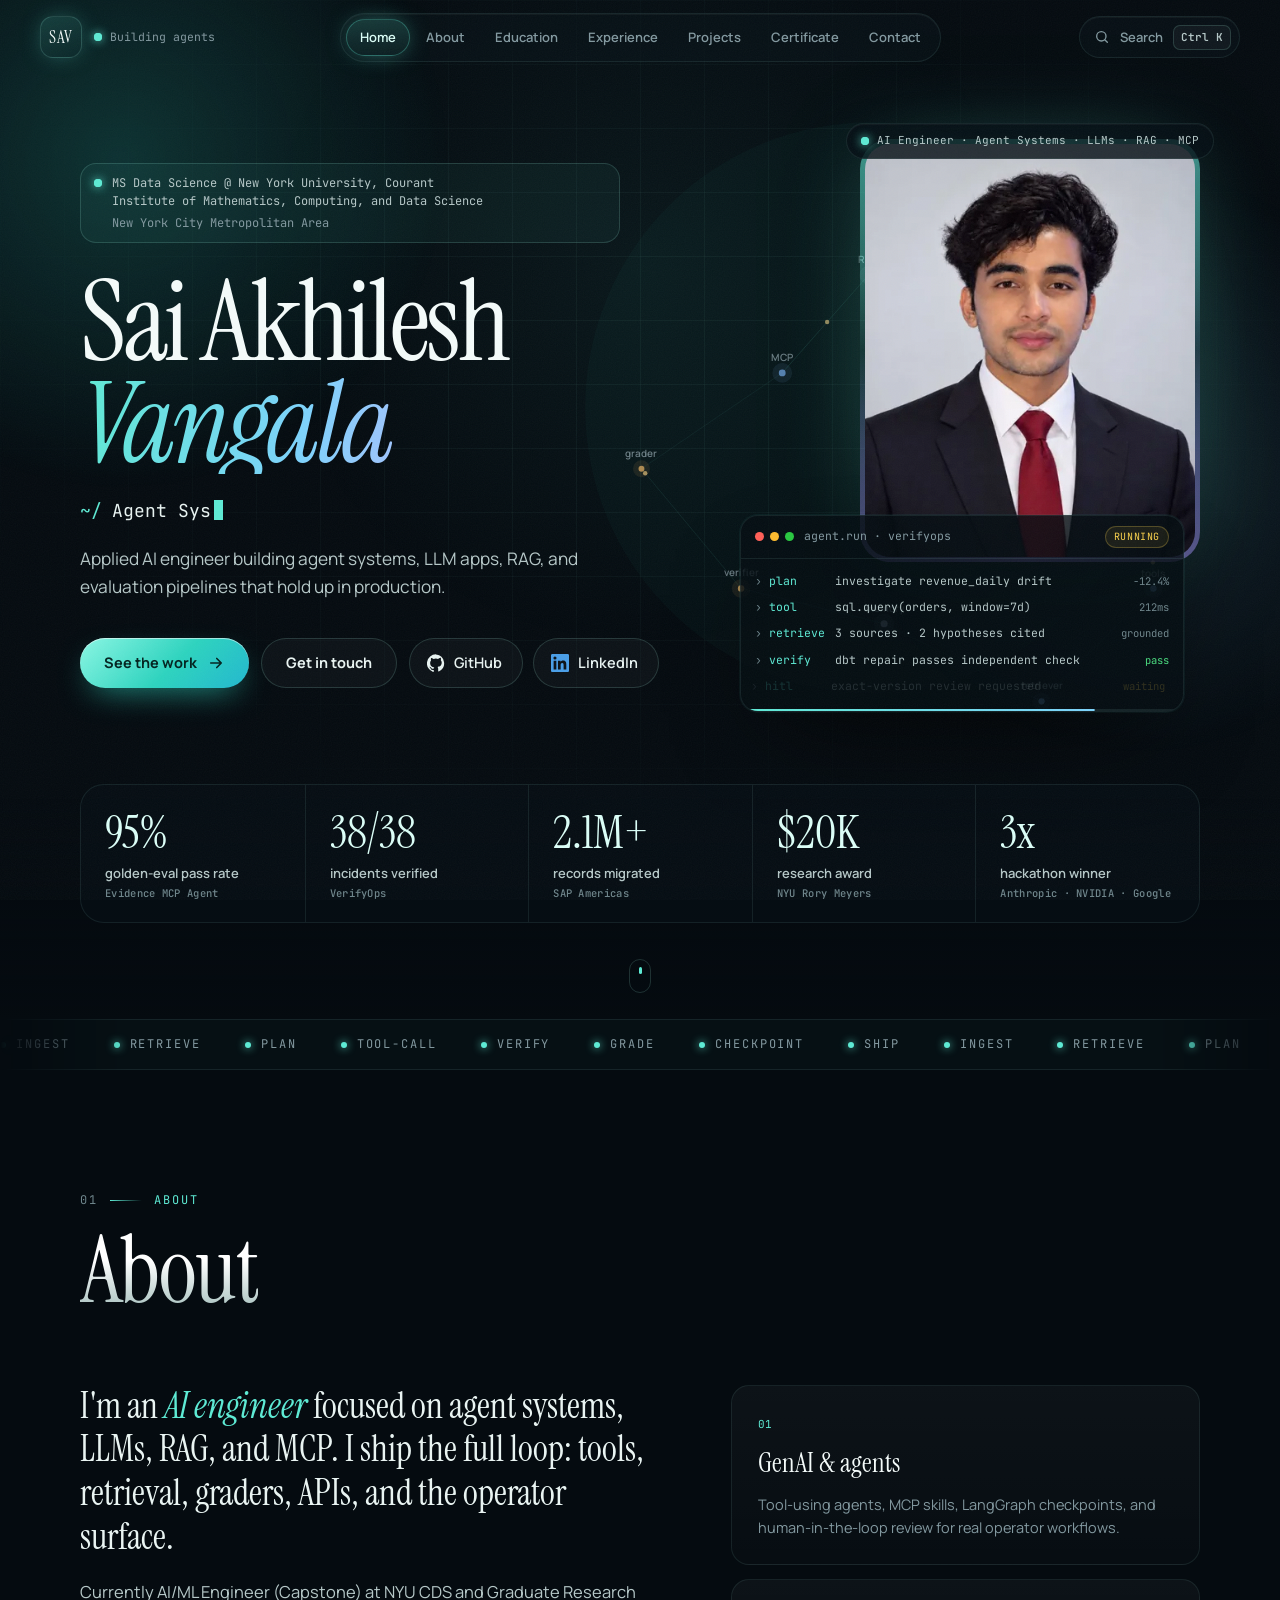
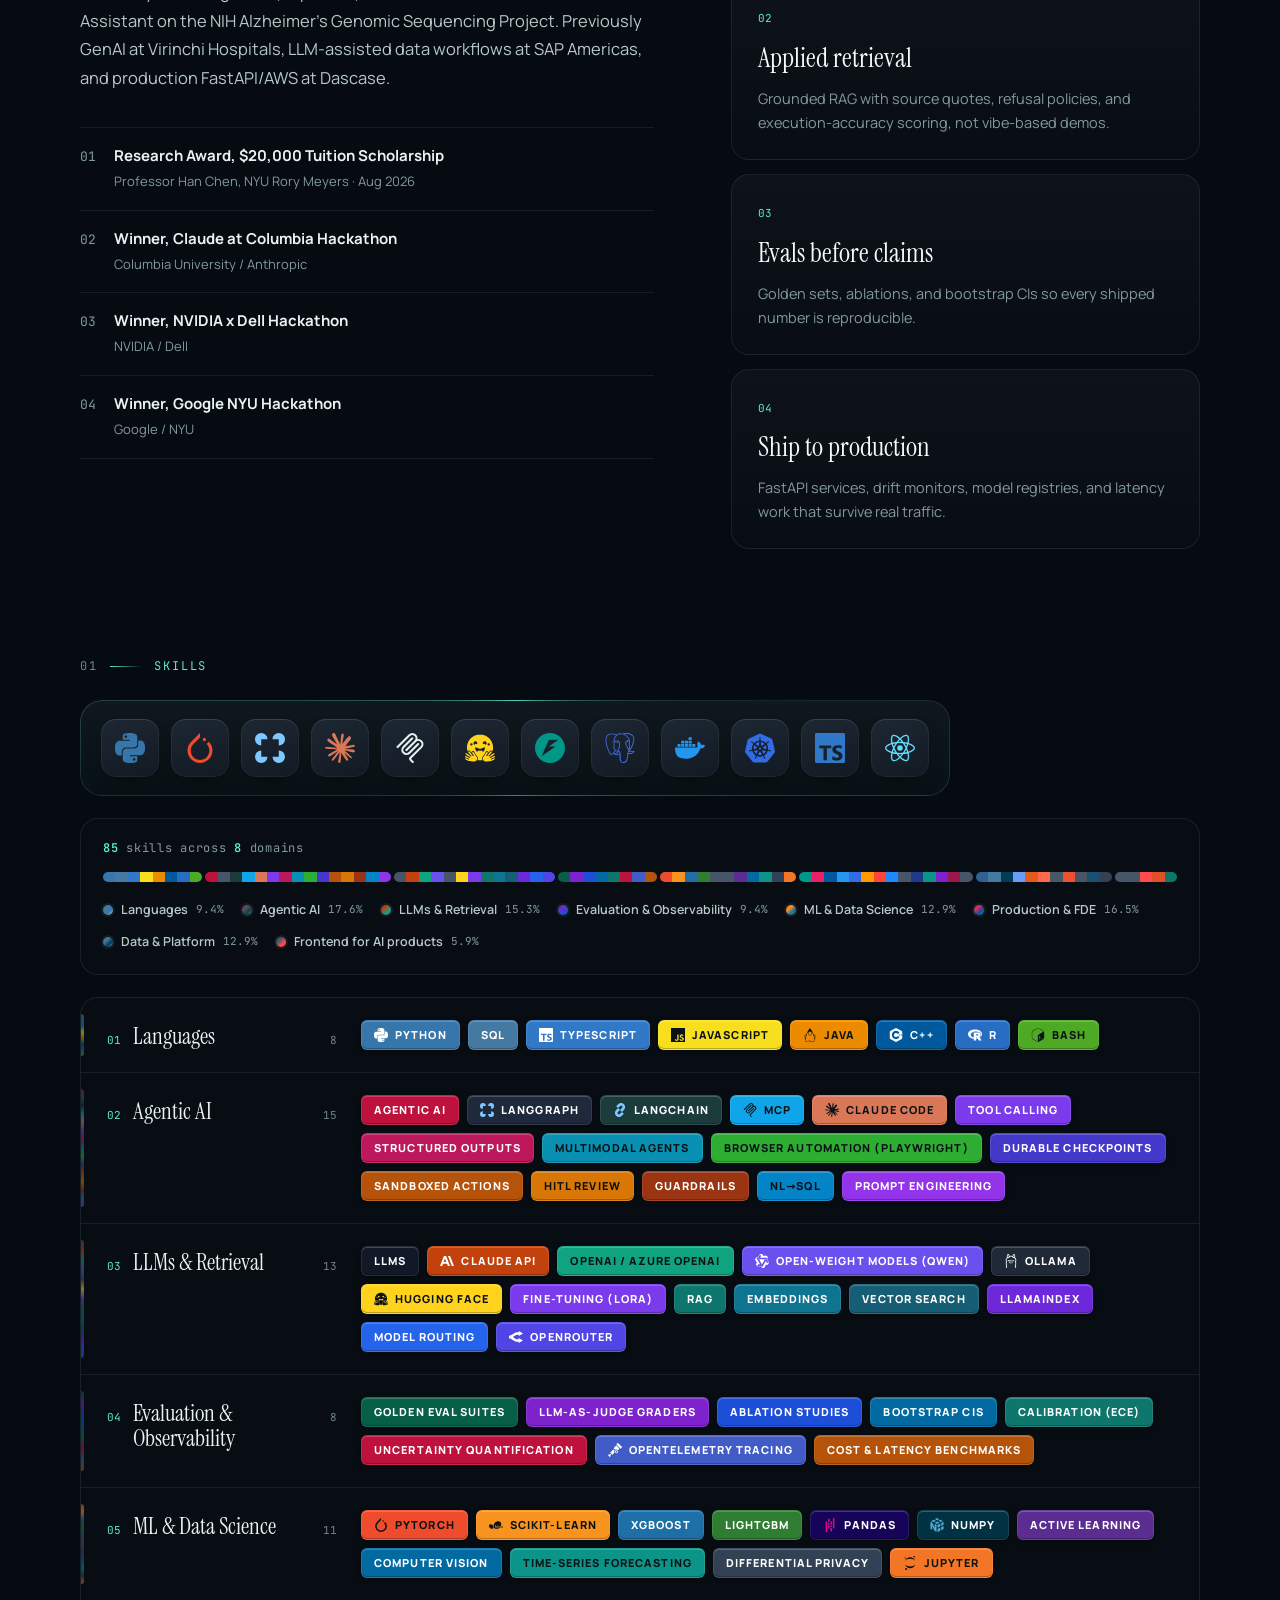
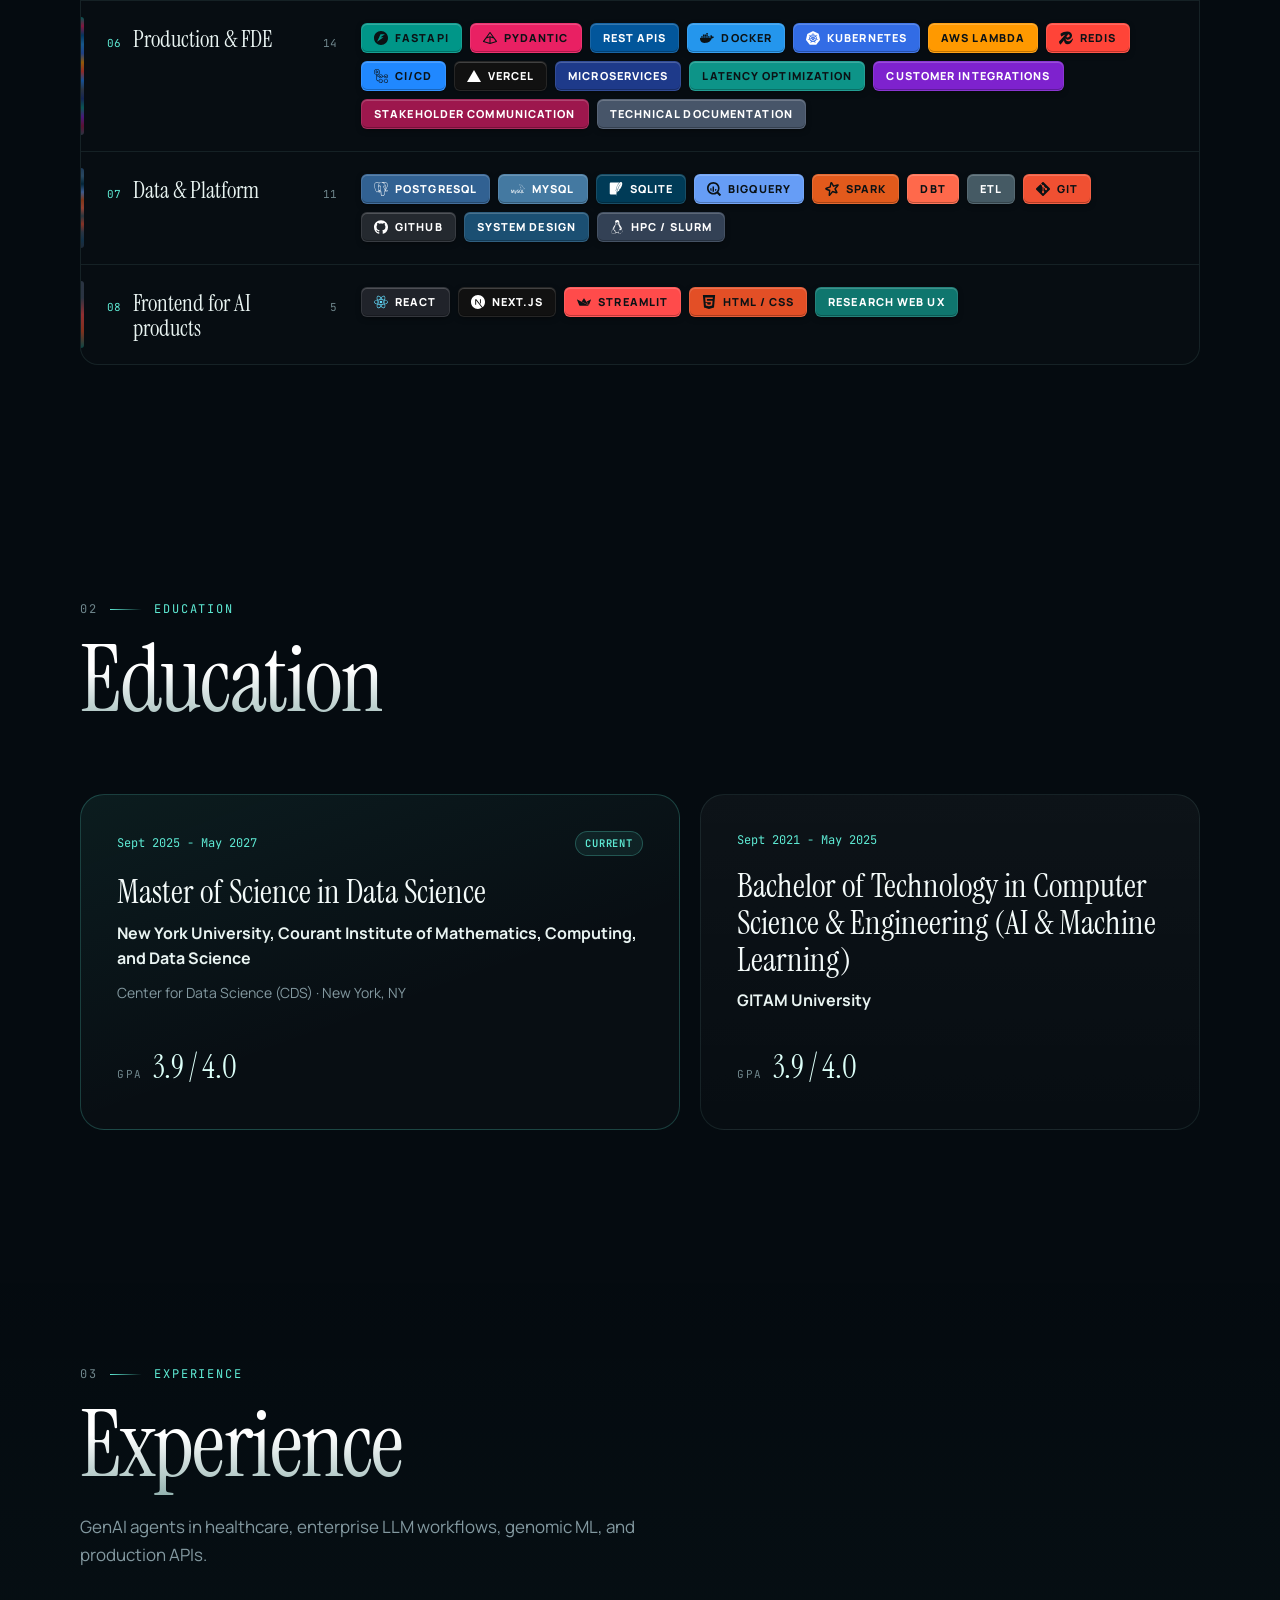
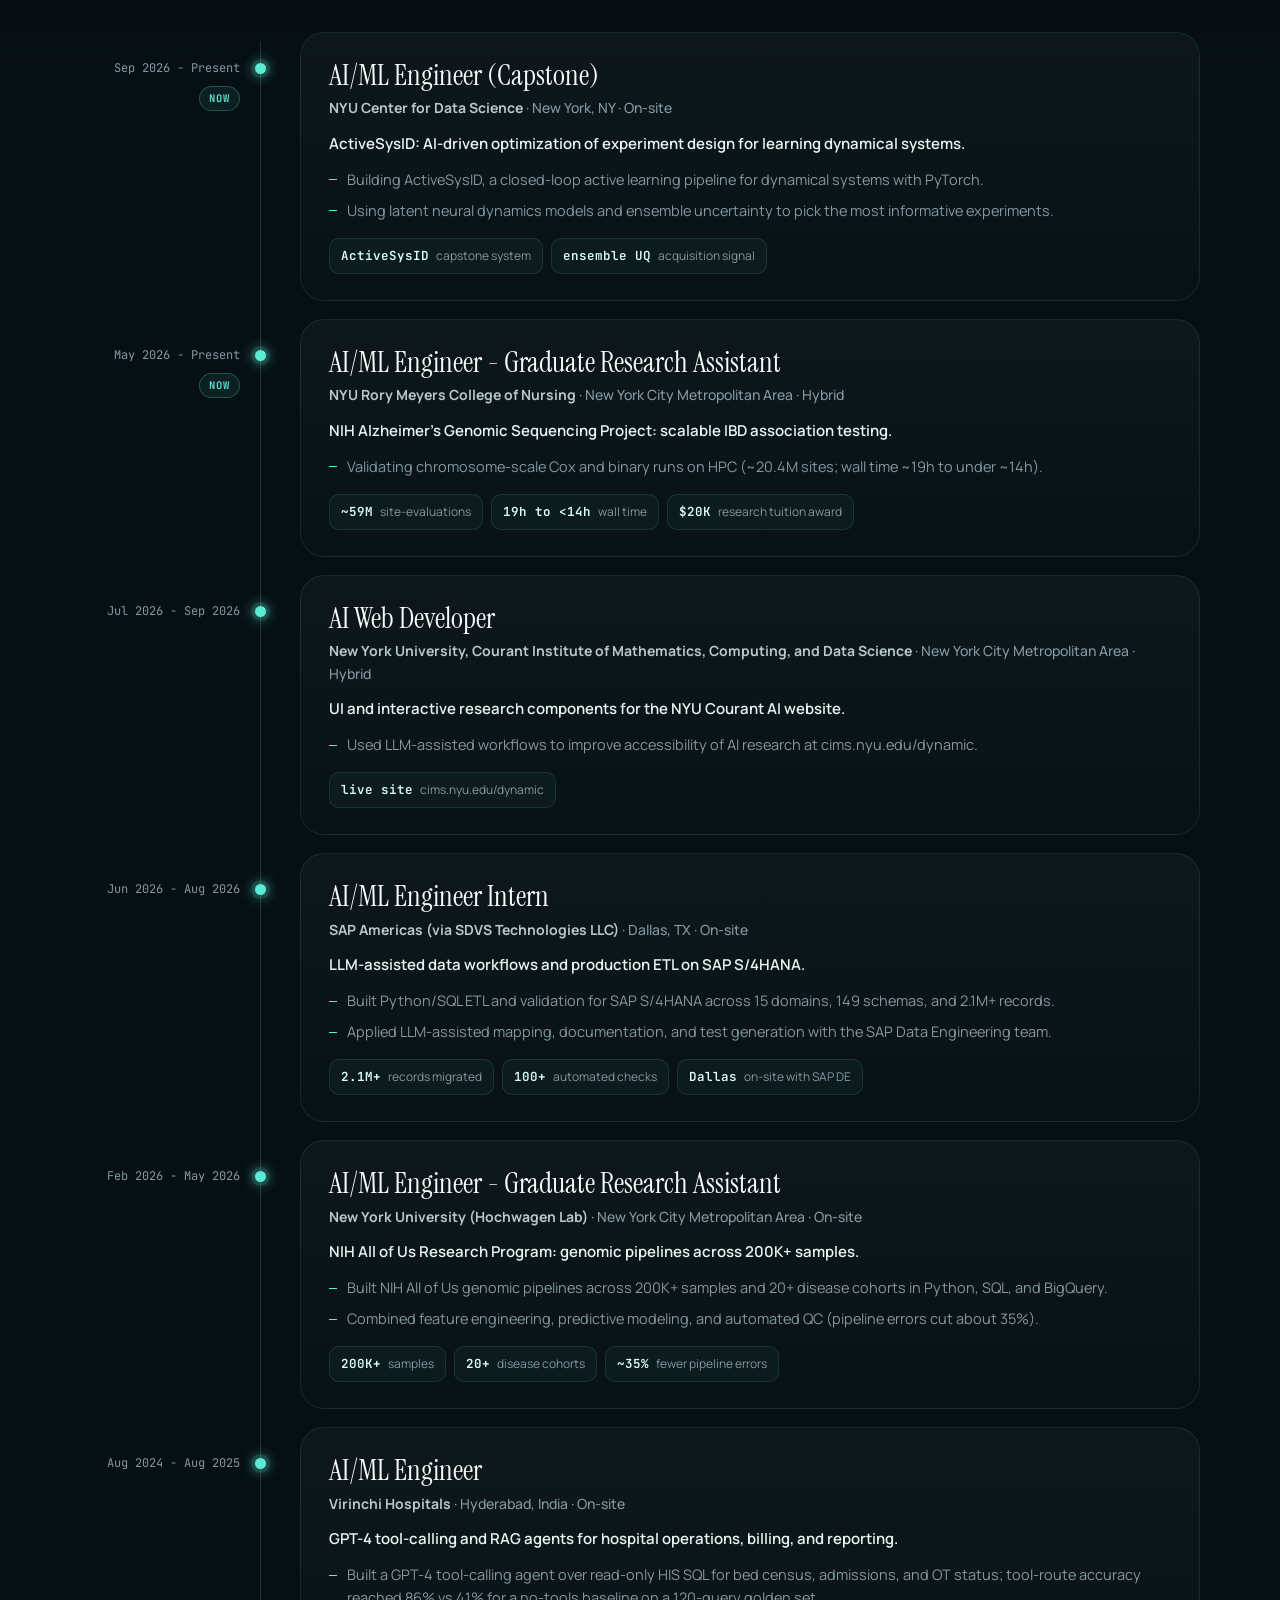
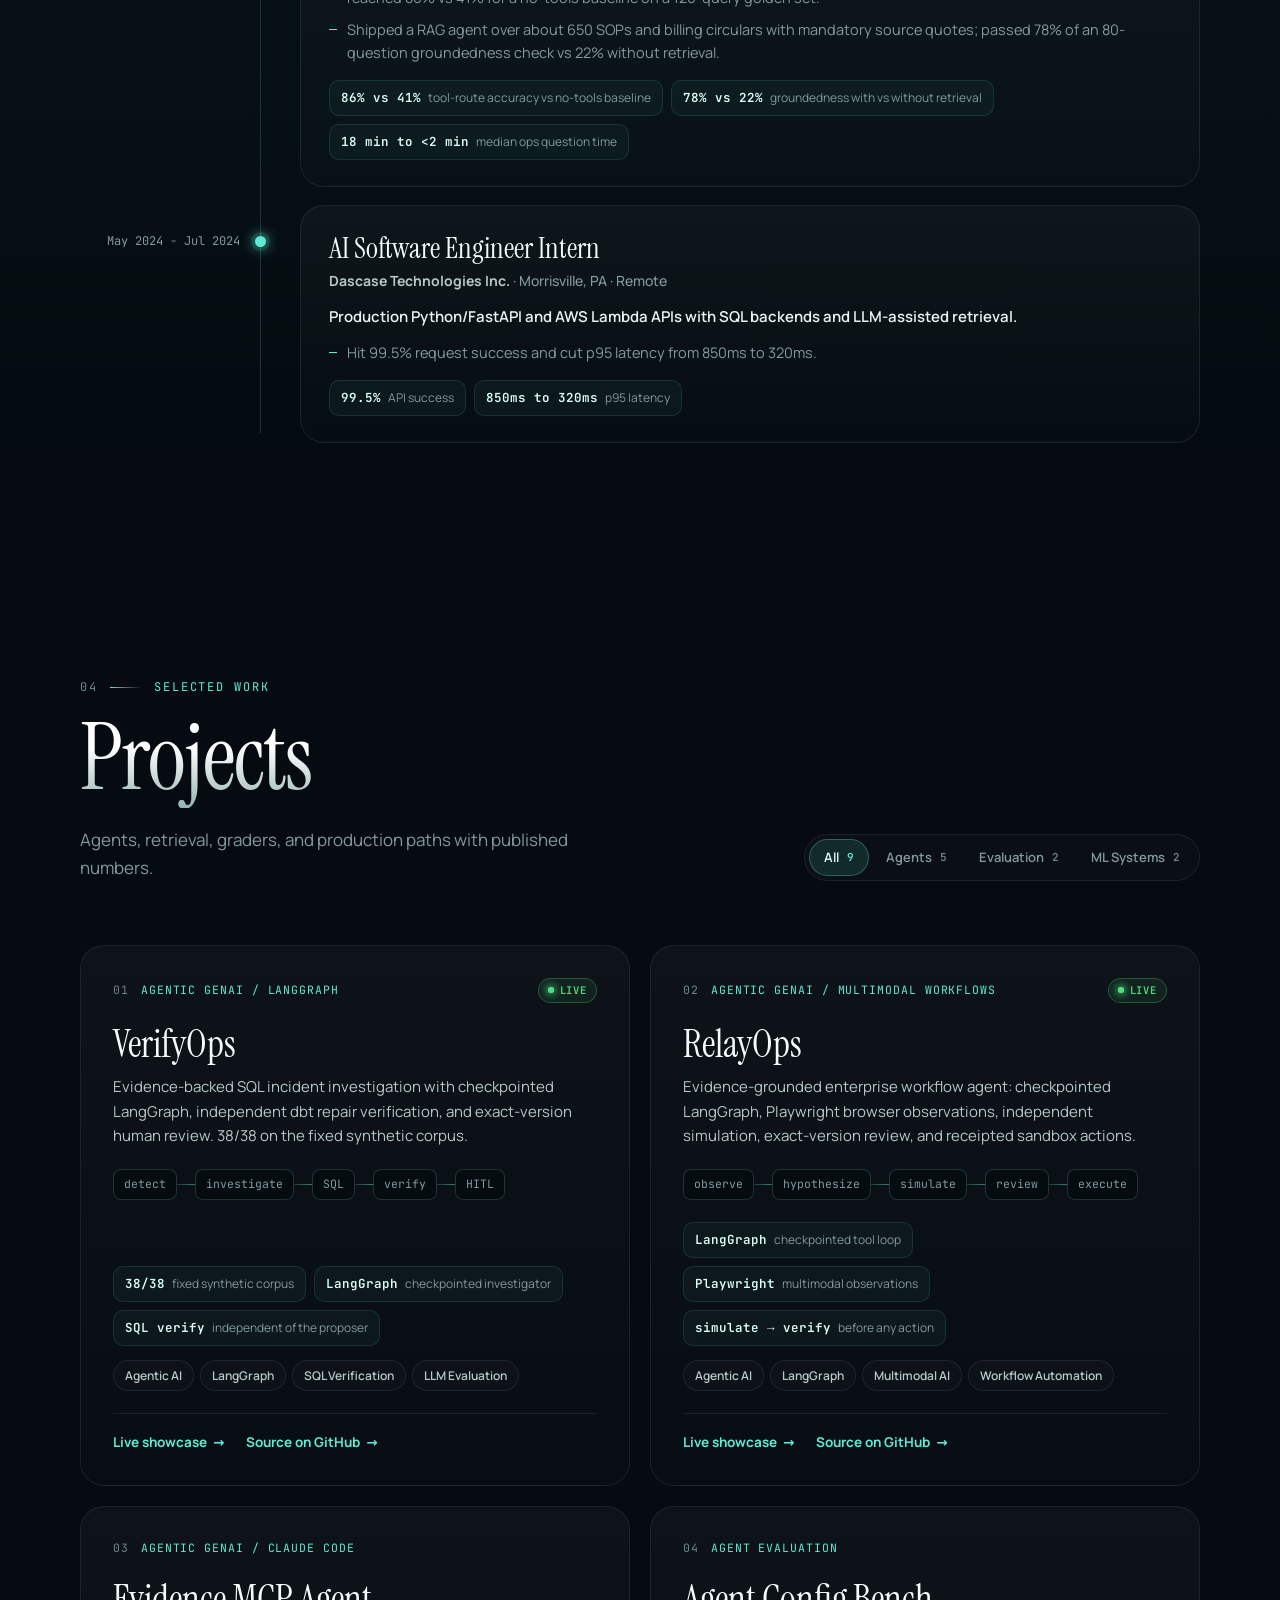
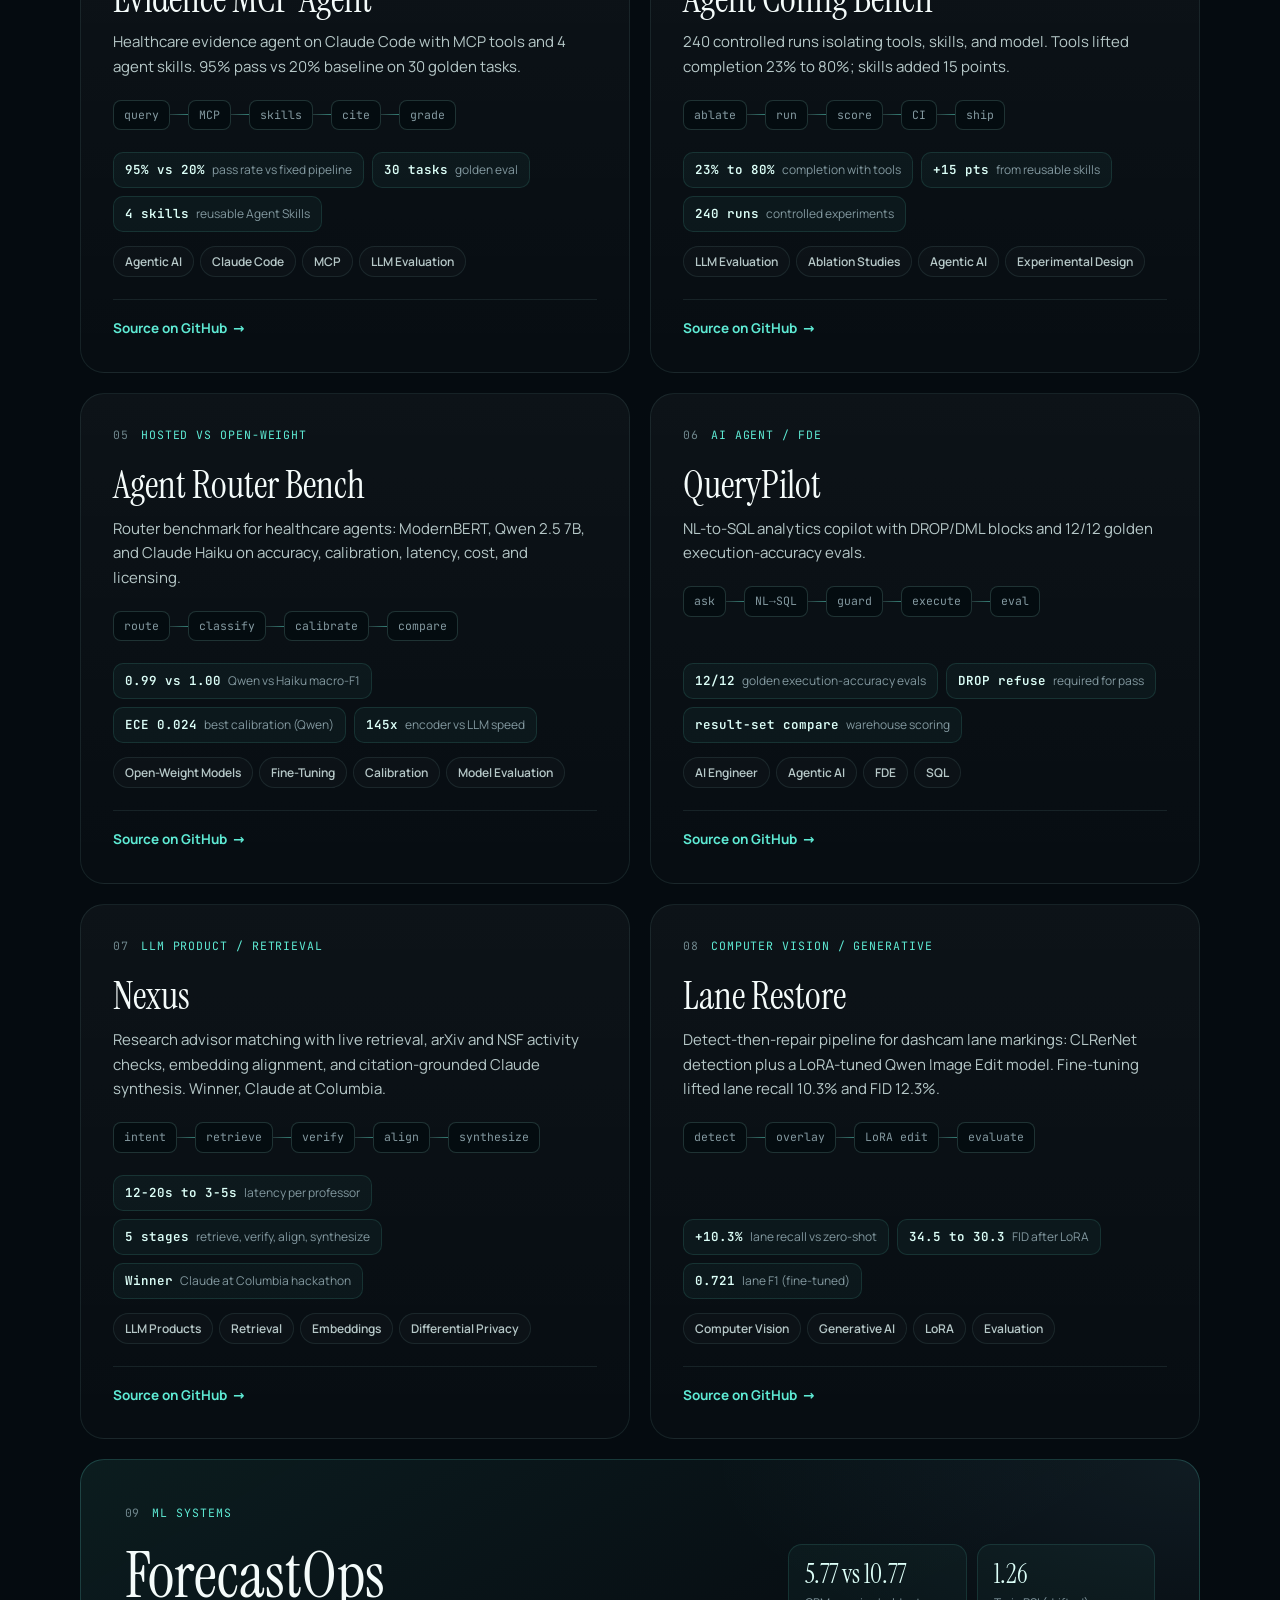
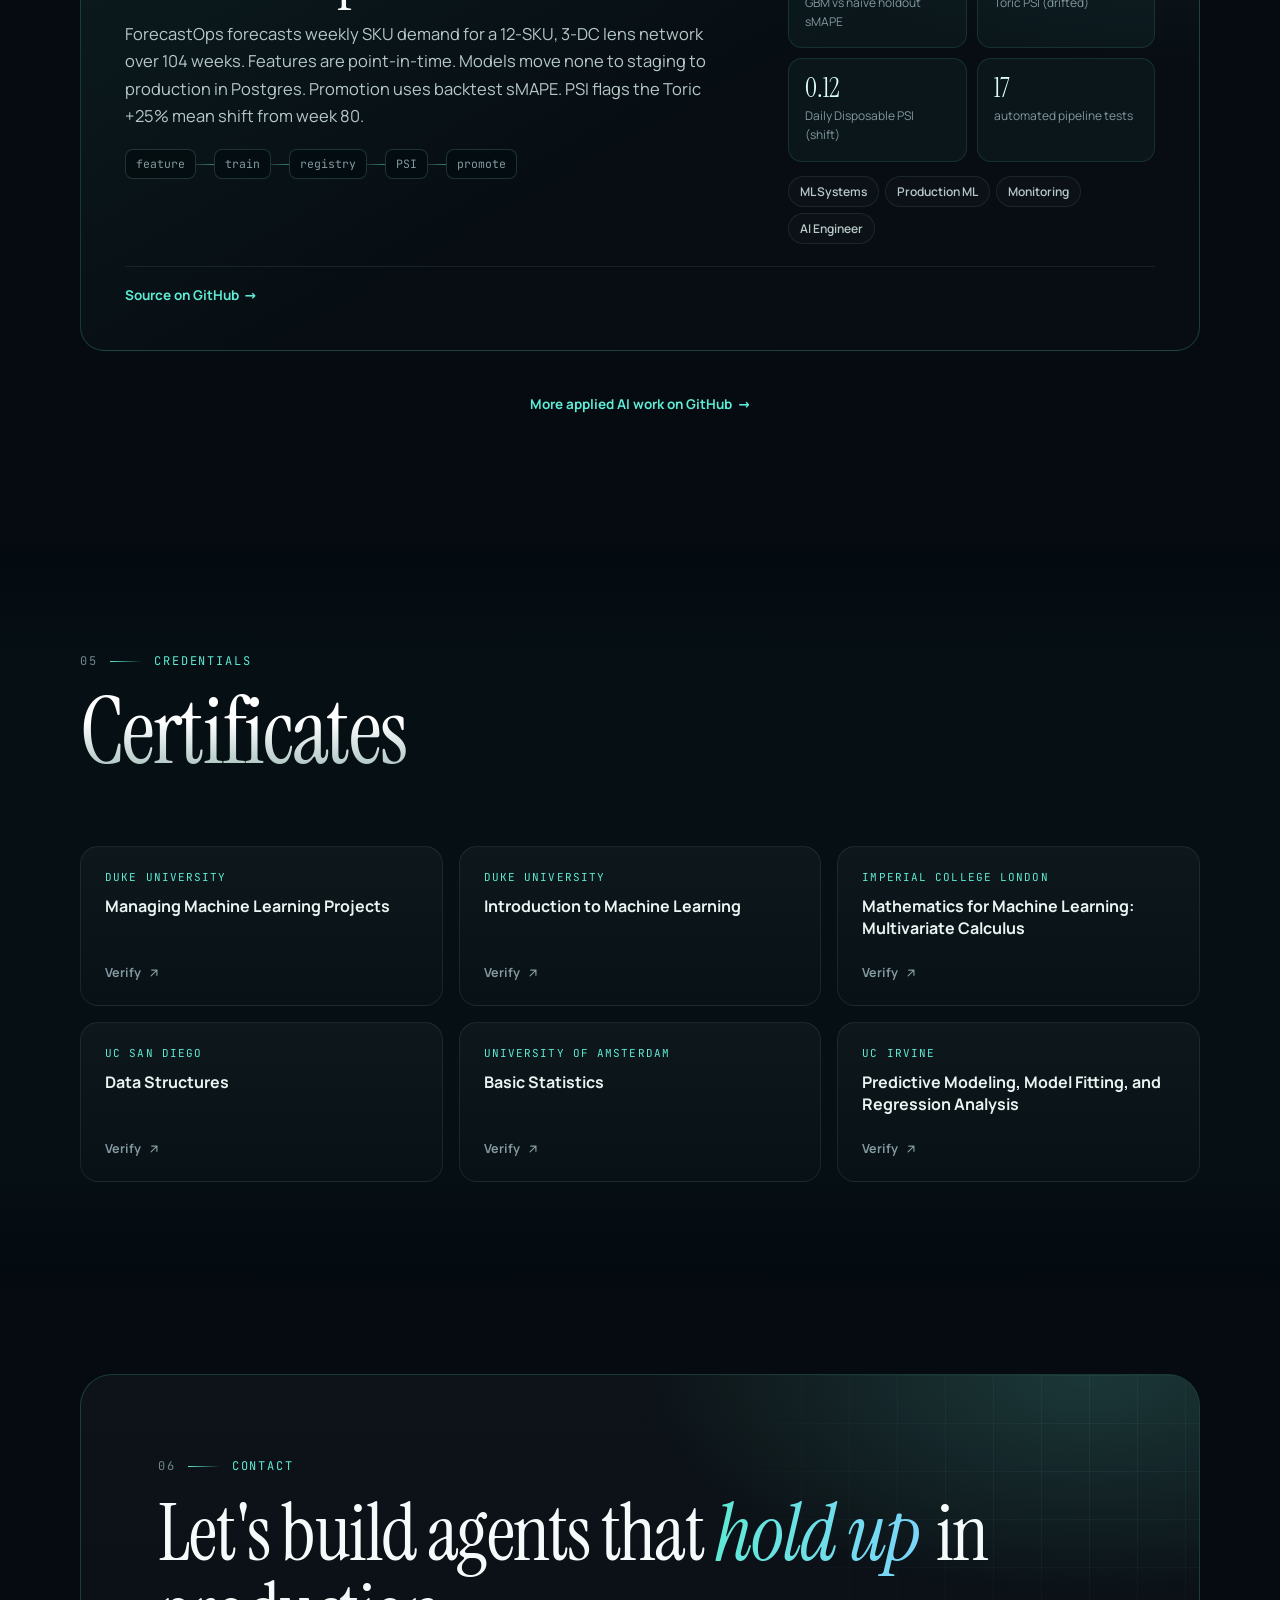
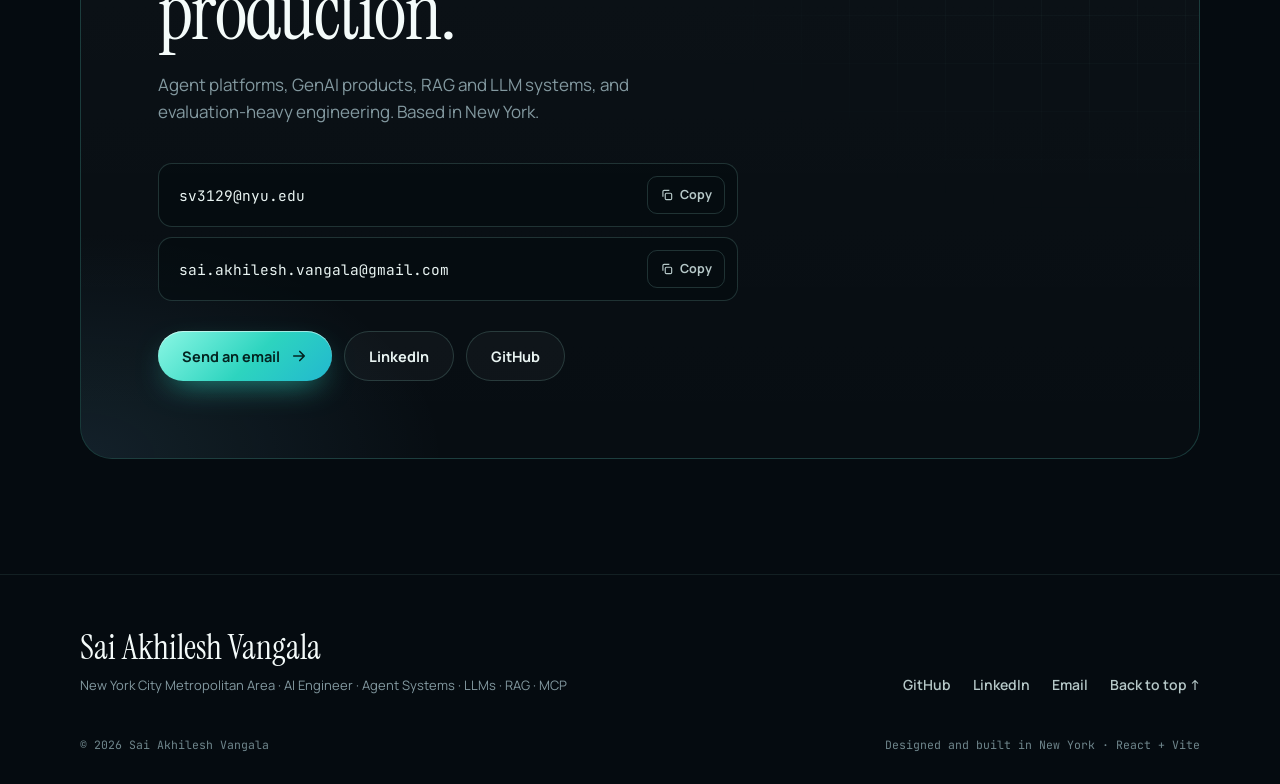
<file: index.html>
<!doctype html>
<html lang="en">
  <head>
    <meta charset="UTF-8" />
    <meta name="viewport" content="width=device-width, initial-scale=1.0, viewport-fit=cover" />
    <title>Sai Akhilesh Vangala · AI Engineer · Agent Systems, LLMs, RAG, MCP</title>
    <meta
      name="description"
      content="Sai Akhilesh Vangala is an AI engineer building evidence-grounded agent systems, LLM apps, RAG, and evaluation pipelines. MS Data Science at NYU Courant."
    />
    <meta name="author" content="Sai Akhilesh Vangala" />
    <meta name="theme-color" content="#050b10" />
    <meta name="color-scheme" content="dark" />
    <link rel="canonical" href="https://akhilesh-vangala.github.io/" />
    <link rel="icon" type="image/svg+xml" href="/favicon.svg" />
    <link rel="apple-touch-icon" href="/apple-touch-icon.png" />

    <meta property="og:type" content="website" />
    <meta property="og:site_name" content="Sai Akhilesh Vangala" />
    <meta property="og:url" content="https://akhilesh-vangala.github.io/" />
    <meta property="og:title" content="Sai Akhilesh Vangala · AI Engineer" />
    <meta
      property="og:description"
      content="Agent systems, LLMs, RAG, and MCP. Tool-using agents with independent verification, golden-set evals, and human review."
    />
    <meta property="og:image" content="https://akhilesh-vangala.github.io/og.png" />
    <meta property="og:image:width" content="1200" />
    <meta property="og:image:height" content="630" />
    <meta property="og:image:alt" content="Sai Akhilesh Vangala, AI Engineer" />
    <meta name="twitter:card" content="summary_large_image" />
    <meta name="twitter:title" content="Sai Akhilesh Vangala · AI Engineer" />
    <meta
      name="twitter:description"
      content="Agent systems, LLMs, RAG, and MCP with evals before claims."
    />
    <meta name="twitter:image" content="https://akhilesh-vangala.github.io/og.png" />

    <script type="application/ld+json">
      {
        "@context": "https://schema.org",
        "@type": "Person",
        "name": "Sai Akhilesh Vangala",
        "jobTitle": "AI Engineer",
        "url": "https://akhilesh-vangala.github.io/",
        "image": "https://akhilesh-vangala.github.io/akhilesh.jpg",
        "email": "mailto:sv3129@nyu.edu",
        "address": { "@type": "PostalAddress", "addressLocality": "New York", "addressRegion": "NY" },
        "alumniOf": [
          { "@type": "CollegeOrUniversity", "name": "New York University" },
          { "@type": "CollegeOrUniversity", "name": "GITAM University" }
        ],
        "knowsAbout": ["AI agents", "Large language models", "Retrieval-augmented generation", "Model Context Protocol", "LLM evaluation"],
        "sameAs": ["https://github.com/Akhilesh-Vangala", "https://www.linkedin.com/in/sai-akhilesh-vangala"]
      }
    </script>

    <link
      rel="preload"
      as="image"
      href="/akhilesh-680.webp"
      imagesrcset="/akhilesh-400.webp 400w, /akhilesh-540.webp 540w, /akhilesh-680.webp 680w"
      imagesizes="(max-width: 720px) 270px, 340px"
      fetchpriority="high"
    />
    <script type="module" crossorigin src="/assets/index-B8evC7bb.js"></script>
    <link rel="stylesheet" crossorigin href="/assets/index-NIUvz0uE.css">
  </head>
  <body>
    <div id="root"></div>
  </body>
</html>
</file>
<file: assets/index-NIUvz0uE.css>
@font-face{font-family:Instrument Serif;font-style:normal;font-display:swap;font-weight:400;src:url(/assets/instrument-serif-latin-400-normal-DnYpCC2O.woff2)format("woff2"),url(/assets/instrument-serif-latin-400-normal-BVbkICAY.woff)format("woff")}@font-face{font-family:Instrument Serif;font-style:italic;font-display:swap;font-weight:400;src:url(/assets/instrument-serif-latin-400-italic-DKMiL14s.woff2)format("woff2"),url(/assets/instrument-serif-latin-400-italic-u__WvvIK.woff)format("woff")}@font-face{font-family:Manrope Variable;font-style:normal;font-display:swap;font-weight:200 800;src:url([data-uri])format("woff2-variations");unicode-range:U+460-52F,U+1C80-1C8A,U+20B4,U+2DE0-2DFF,U+A640-A69F,U+FE2E-FE2F}@font-face{font-family:Manrope Variable;font-style:normal;font-display:swap;font-weight:200 800;src:url(/assets/manrope-cyrillic-wght-normal-Dvxsihut.woff2)format("woff2-variations");unicode-range:U+301,U+400-45F,U+490-491,U+4B0-4B1,U+2116}@font-face{font-family:Manrope Variable;font-style:normal;font-display:swap;font-weight:200 800;src:url(/assets/manrope-greek-wght-normal-DL7QRZyv.woff2)format("woff2-variations");unicode-range:U+370-377,U+37A-37F,U+384-38A,U+38C,U+38E-3A1,U+3A3-3FF}@font-face{font-family:Manrope Variable;font-style:normal;font-display:swap;font-weight:200 800;src:url(/assets/manrope-vietnamese-wght-normal-usUDDRr7.woff2)format("woff2-variations");unicode-range:U+102-103,U+110-111,U+128-129,U+168-169,U+1A0-1A1,U+1AF-1B0,U+300-301,U+303-304,U+308-309,U+323,U+329,U+1EA0-1EF9,U+20AB}@font-face{font-family:Manrope Variable;font-style:normal;font-display:swap;font-weight:200 800;src:url(/assets/manrope-latin-ext-wght-normal-Ch3YOpNY.woff2)format("woff2-variations");unicode-range:U+100-2BA,U+2BD-2C5,U+2C7-2CC,U+2CE-2D7,U+2DD-2FF,U+304,U+308,U+329,U+1D00-1DBF,U+1E00-1E9F,U+1EF2-1EFF,U+2020,U+20A0-20AB,U+20AD-20C0,U+2113,U+2C60-2C7F,U+A720-A7FF}@font-face{font-family:Manrope Variable;font-style:normal;font-display:swap;font-weight:200 800;src:url(/assets/manrope-latin-wght-normal-DHIcAJRg.woff2)format("woff2-variations");unicode-range:U+??,U+131,U+152-153,U+2BB-2BC,U+2C6,U+2DA,U+2DC,U+304,U+308,U+329,U+2000-206F,U+20AC,U+2122,U+2191,U+2193,U+2212,U+2215,U+FEFF,U+FFFD}@font-face{font-family:JetBrains Mono Variable;font-style:normal;font-display:swap;font-weight:100 800;src:url([data-uri])format("woff2-variations");unicode-range:U+460-52F,U+1C80-1C8A,U+20B4,U+2DE0-2DFF,U+A640-A69F,U+FE2E-FE2F}@font-face{font-family:JetBrains Mono Variable;font-style:normal;font-display:swap;font-weight:100 800;src:url(/assets/jetbrains-mono-cyrillic-wght-normal-D73BlboJ.woff2)format("woff2-variations");unicode-range:U+301,U+400-45F,U+490-491,U+4B0-4B1,U+2116}@font-face{font-family:JetBrains Mono Variable;font-style:normal;font-display:swap;font-weight:100 800;src:url(/assets/jetbrains-mono-greek-wght-normal-Bw9x6K1M.woff2)format("woff2-variations");unicode-range:U+370-377,U+37A-37F,U+384-38A,U+38C,U+38E-3A1,U+3A3-3FF}@font-face{font-family:JetBrains Mono Variable;font-style:normal;font-display:swap;font-weight:100 800;src:url(/assets/jetbrains-mono-vietnamese-wght-normal-Bt-aOZkq.woff2)format("woff2-variations");unicode-range:U+102-103,U+110-111,U+128-129,U+168-169,U+1A0-1A1,U+1AF-1B0,U+300-301,U+303-304,U+308-309,U+323,U+329,U+1EA0-1EF9,U+20AB}@font-face{font-family:JetBrains Mono Variable;font-style:normal;font-display:swap;font-weight:100 800;src:url(/assets/jetbrains-mono-latin-ext-wght-normal-DBQx-q_a.woff2)format("woff2-variations");unicode-range:U+100-2BA,U+2BD-2C5,U+2C7-2CC,U+2CE-2D7,U+2DD-2FF,U+304,U+308,U+329,U+1D00-1DBF,U+1E00-1E9F,U+1EF2-1EFF,U+2020,U+20A0-20AB,U+20AD-20C0,U+2113,U+2C60-2C7F,U+A720-A7FF}@font-face{font-family:JetBrains Mono Variable;font-style:normal;font-display:swap;font-weight:100 800;src:url(/assets/jetbrains-mono-latin-wght-normal-B9CIFXIH.woff2)format("woff2-variations");unicode-range:U+??,U+131,U+152-153,U+2BB-2BC,U+2C6,U+2DA,U+2DC,U+304,U+308,U+329,U+2000-206F,U+20AC,U+2122,U+2191,U+2193,U+2212,U+2215,U+FEFF,U+FFFD}@property --angle{syntax:"<angle>";inherits:false;initial-value:0deg}:root{--lightningcss-light: ;--lightningcss-dark:initial;color-scheme:dark;--accent-rgb:94 234 212;--accent-2-rgb:45 212 191;--cyan-rgb:125 211 252;--violet-rgb:167 139 250;--tint-rgb:170 255 236;--accent:rgb(var(--accent-rgb));--accent-strong:rgb(var(--accent-2-rgb));--accent-light:#8af7e4;--accent-deep:#22b8cf;--accent-pale:#dcfff8;--accent-ink:#032420;--cyan:rgb(var(--cyan-rgb));--violet:rgb(var(--violet-rgb));--highlight:#c4b5fd;--heading-fade:#94b3b0;--accent-soft:rgb(var(--accent-rgb) / .1);--accent-line:rgb(var(--accent-rgb) / .38);--amber:#fcd34d;--ok:#4ade80;--bg:#050b10;--bg-raise:#08131a;--surface:#ffffff08;--line:rgb(var(--tint-rgb) / .085);--line-2:rgb(var(--tint-rgb) / .16);--text:#e9f4f2;--text-2:#b6c8c8;--muted:#8399a0;--dim:#6f868c;--heading:#f4fbfa;--serif:"Instrument Serif", "Iowan Old Style", Georgia, serif;--sans:"Manrope Variable", "Manrope", ui-sans-serif, system-ui, -apple-system, sans-serif;--mono:"JetBrains Mono Variable", "JetBrains Mono", ui-monospace, SFMono-Regular, Menlo, monospace;--r-sm:10px;--r:18px;--r-lg:24px;--r-xl:32px;--wrap:1200px;--gutter:clamp(20px, 4vw, 40px);--header-h:76px;--ease:cubic-bezier(.22, 1, .36, 1);--shadow:0 40px 100px -40px #000000d9}*,:before,:after{box-sizing:border-box}html{background:var(--bg);scroll-behavior:smooth;scroll-padding-top:calc(var(--header-h) + 12px);-webkit-text-size-adjust:100%}body{background:var(--bg);min-height:100vh;color:var(--text);font-family:var(--sans);-webkit-font-smoothing:antialiased;-moz-osx-font-smoothing:grayscale;text-rendering:optimizelegibility;margin:0;font-size:16px;line-height:1.6;overflow-x:hidden}img,svg{max-width:100%;display:block}img{height:auto}a{color:inherit;text-decoration:none}button{font:inherit;color:inherit;cursor:pointer;background:0 0;border:0;padding:0}h1,h2,h3,p,ul,ol,dl,dd,figure{margin:0}ul,ol{padding:0;list-style:none}::selection{background:rgb(var(--accent-rgb) / .3);color:#fff}:focus-visible{outline:2px solid var(--accent);outline-offset:3px;border-radius:8px}.wrap{width:100%;max-width:var(--wrap);padding-inline:var(--gutter);margin-inline:auto}.site{isolation:isolate;position:relative}main{z-index:1;position:relative}.skip{z-index:100;background:var(--accent);color:var(--accent-ink);border-radius:10px;padding:10px 16px;font-weight:700;transition:top .2s;position:fixed;top:-60px;left:16px}.skip:focus{top:16px}.spotlight{z-index:0;pointer-events:none;opacity:0;background:radial-gradient(640px circle at var(--px,50%) var(--py,30%), rgb(var(--accent-rgb) / .055), transparent 60%);transition:opacity .6s;position:fixed;inset:0}.has-pointer .spotlight{opacity:1}.noise-overlay{z-index:70;pointer-events:none;opacity:.04;background-image:url("data:image/svg+xml;utf8,<svg xmlns='http://www.w3.org/2000/svg' width='180' height='180'><filter id='n'><feTurbulence type='fractalNoise' baseFrequency='0.85' numOctaves='2' stitchTiles='stitch'/></filter><rect width='100%25' height='100%25' filter='url(%23n)'/></svg>");position:fixed;inset:0}.reveal{opacity:0}.reveal.is-in{animation:reveal-in .95s var(--ease) both;animation-delay:var(--d,0s)}.rise{opacity:0;animation:reveal-in 1.1s var(--ease) both;animation-delay:var(--d,0s)}@keyframes reveal-in{0%{opacity:0;filter:blur(6px);translate:0 22px}to{opacity:1;filter:blur();translate:0}}@media (prefers-reduced-motion:reduce){*,:before,:after{scroll-behavior:auto!important;transition-duration:.01ms!important;animation-duration:.01ms!important;animation-iteration-count:1!important}.reveal,.rise{opacity:1}}.sr-only{clip:rect(0 0 0 0);white-space:nowrap;border:0;width:1px;height:1px;margin:-1px;padding:0;position:absolute;overflow:hidden}.scroll-progress{z-index:80;transform-origin:0;background:linear-gradient(90deg, var(--accent), var(--cyan), var(--violet));height:2px;box-shadow:0 0 14px rgb(var(--accent-rgb) / .6);position:fixed;inset:0 0 auto;transform:scaleX(0)}.glass{border:1px solid var(--line);-webkit-backdrop-filter:blur(16px)saturate(150%);background:#0a141a8c;box-shadow:inset 0 1px #ffffff0a}.header{z-index:50;height:var(--header-h);border-bottom:1px solid #0000;align-items:center;transition:background .4s,border-color .4s;display:flex;position:fixed;inset:0 0 auto}.header.is-scrolled{border-bottom-color:var(--line);-webkit-backdrop-filter:blur(18px)saturate(140%);background:#050b109e}.header-inner{width:100%;max-width:calc(var(--wrap) + 120px);padding-inline:var(--gutter);grid-template-columns:1fr auto 1fr;align-items:center;gap:16px;margin-inline:auto;display:grid}.brand{justify-self:start;align-items:center;gap:12px;display:inline-flex}.brand-mark{width:42px;height:42px;font-family:var(--serif);letter-spacing:.04em;color:var(--heading);border:1px solid var(--line-2);background:linear-gradient(160deg, rgb(var(--accent-rgb) / .16), rgb(var(--accent-rgb) / .02));box-shadow:0 0 24px -8px rgb(var(--accent-rgb) / .6);transition:transform .4s var(--ease);border-radius:13px;place-items:center;font-size:17px;display:grid}.brand:hover .brand-mark{transform:rotate(-6deg)scale(1.05)}.brand-status{font-family:var(--mono);color:var(--muted);align-items:center;gap:8px;font-size:11.5px;display:inline-flex}.nav{border-radius:999px;gap:2px;padding:5px;display:flex;position:relative}.nav a{z-index:1;color:var(--muted);border-radius:999px;padding:8px 14px;font-size:13px;font-weight:600;transition:color .25s;position:relative}.nav a:hover{color:var(--text)}.nav a.is-active{color:var(--accent-pale)}.nav-indicator{background:linear-gradient(180deg, rgb(var(--accent-rgb) / .18), rgb(var(--accent-rgb) / .06));border:1px solid rgb(var(--accent-rgb) / .3);box-shadow:0 0 24px -6px rgb(var(--accent-rgb) / .55);transition:transform .55s var(--ease), width .55s var(--ease), opacity .3s;border-radius:999px;position:absolute;top:5px;bottom:5px;left:0}.header-actions{justify-self:end;align-items:center;gap:8px;display:flex}.kbd-btn{height:42px;color:var(--muted);border-radius:999px;align-items:center;gap:10px;padding:0 8px 0 14px;font-size:13px;font-weight:600;transition:color .25s,border-color .25s;display:inline-flex}.kbd-btn:hover{color:var(--text);border-color:var(--line-2)}.kbd-btn svg,.palette-input svg{fill:none;stroke:currentColor;stroke-width:2px;stroke-linecap:round;width:16px;height:16px}kbd{font-family:var(--mono);border:1px solid var(--line-2);color:var(--text-2);background:#ffffff0a;border-radius:7px;padding:3px 7px;font-size:11px}.menu-btn{border-radius:999px;flex-direction:column;justify-content:center;align-items:center;gap:5px;width:42px;height:42px;display:none}.menu-btn span{width:16px;height:1.5px;transition:transform .35s var(--ease);background:currentColor;border-radius:2px}.menu-btn.is-open span:first-child{transform:translateY(3.25px)rotate(45deg)}.menu-btn.is-open span:last-child{transform:translateY(-3.25px)rotate(-45deg)}html.palette-open{overflow:hidden}.palette-scrim{z-index:90;-webkit-backdrop-filter:blur(6px);background:#02060999;justify-content:center;align-items:flex-start;padding:14vh 16px 16px;animation:.2s both fade-in;display:flex;position:fixed;inset:0}.palette{width:min(620px,100%);box-shadow:0 40px 120px -20px #000000d9, 0 0 0 1px rgb(var(--accent-rgb) / .08), 0 0 80px -30px rgb(var(--accent-rgb) / .35);animation:pop-in .3s var(--ease) both;background:#091218f0;border-radius:20px;overflow:hidden}.palette-input{border-bottom:1px solid var(--line);color:var(--muted);align-items:center;gap:12px;padding:16px 18px;display:flex}.palette-input input{min-width:0;color:var(--text);font:inherit;background:0 0;border:0;outline:0;flex:1;font-size:16px}.palette-input input::placeholder{color:var(--dim)}.palette-list{max-height:min(52vh,420px);padding:8px;overflow:auto}.palette-group{font-family:var(--mono);letter-spacing:.14em;text-transform:uppercase;color:var(--dim);padding:10px 12px 6px;font-size:10.5px}.palette-list button{text-align:left;width:100%;color:var(--text-2);border-radius:12px;justify-content:space-between;align-items:center;gap:12px;padding:11px 12px;font-size:14px;font-weight:600;display:flex}.palette-list button small{color:var(--dim);font-size:12px;font-weight:500}.palette-list button.is-active{background:rgb(var(--accent-rgb) / .1);color:var(--text);box-shadow:inset 0 0 0 1px rgb(var(--accent-rgb) / .22)}.palette-empty{text-align:center;color:var(--muted);padding:28px}.palette-foot{border-top:1px solid var(--line);color:var(--dim);gap:18px;padding:12px 18px;font-size:12px;display:flex}.palette-foot span{align-items:center;gap:5px;display:inline-flex}.toast{z-index:95;opacity:0;pointer-events:none;transition:opacity .3s, transform .45s var(--ease);background:#09141aeb;border-radius:999px;align-items:center;gap:10px;padding:12px 18px;font-size:14px;font-weight:600;display:inline-flex;position:fixed;bottom:28px;left:50%;transform:translate(-50%,20px)}.toast.is-on{opacity:1;transform:translate(-50%)}.toast-dot{background:var(--ok);width:8px;height:8px;box-shadow:0 0 10px var(--ok);border-radius:50%}.footer{z-index:1;border-top:1px solid var(--line);padding:56px 0 30px;position:relative}.footer-inner{flex-wrap:wrap;justify-content:space-between;align-items:flex-end;gap:24px;display:flex}.footer-name{font-family:var(--serif);color:var(--heading);font-size:34px;line-height:1}.footer-meta{color:var(--muted);margin-top:10px;font-size:13px}.footer-links{color:var(--text-2);flex-wrap:wrap;gap:22px;font-size:14px;font-weight:600;display:flex}.footer-links a{transition:color .25s}.footer-links a:hover{color:var(--accent)}.footer-base{font-family:var(--mono);color:var(--dim);flex-wrap:wrap;justify-content:space-between;gap:12px;margin-top:40px;font-size:11.5px;display:flex}@keyframes fade-in{0%{opacity:0}}@keyframes pop-in{0%{opacity:0;transform:translateY(-10px)scale(.98)}}@media (width<=1240px){.brand-status,.kbd-btn-label{display:none}.kbd-btn{padding:0 8px 0 12px}}@media (width<=1020px){.header-inner{grid-template-columns:1fr auto}.menu-btn{display:inline-flex}.nav{top:calc(var(--header-h) - 6px);left:var(--gutter);right:var(--gutter);opacity:0;pointer-events:none;transform-origin:top;transition:opacity .3s, transform .4s var(--ease);background:#081016f5;border-radius:20px;flex-direction:column;padding:8px;position:fixed;transform:translateY(-8px)scale(.98)}.nav.is-open{opacity:1;pointer-events:auto;transform:none}.nav a{padding:13px 16px;font-size:15px}.nav a.is-active{background:var(--accent-soft)}.nav-indicator{display:none}}@media (width<=560px){.kbd-btn kbd{display:none}.kbd-btn{justify-content:center;width:42px;padding:0}.palette-foot{display:none}}.btn{white-space:nowrap;height:50px;transition:transform .35s var(--ease), box-shadow .35s, border-color .35s, background .35s, color .35s;border-radius:999px;align-items:center;gap:10px;padding:0 24px;font-size:14.5px;font-weight:700;display:inline-flex;position:relative;overflow:hidden}.btn svg{fill:none;stroke:currentColor;stroke-width:2.2px;stroke-linecap:round;stroke-linejoin:round;width:18px;height:18px;transition:transform .35s var(--ease)}.btn:hover svg{transform:translate(3px)}.btn-primary{color:var(--accent-ink);background:linear-gradient(135deg, var(--accent-light), var(--accent-strong) 55%, var(--accent-deep));box-shadow:0 12px 32px -12px rgb(var(--accent-2-rgb) / .75), inset 0 1px 0 #ffffff8c}.btn-primary:after{content:"";transition:transform .9s var(--ease);background:linear-gradient(115deg,#0000 30%,#ffffff8c 50%,#0000 70%);position:absolute;inset:0;transform:translate(-120%)}.btn-primary:hover{box-shadow:0 20px 44px -14px rgb(var(--accent-2-rgb) / .85), inset 0 1px 0 #ffffff8c;transform:translateY(-2px)}.btn-primary:hover:after{transform:translate(120%)}.btn-ghost{color:var(--text);border:1px solid var(--line-2);background:#ffffff08}.btn-ghost:hover{border-color:var(--accent-line);background:rgb(var(--accent-rgb) / .06);transform:translateY(-2px)}.pill{font-family:var(--mono);color:var(--text-2);border:1px solid var(--line-2);background:rgb(var(--accent-rgb) / .05);border-radius:999px;align-items:center;gap:10px;padding:8px 15px 8px 12px;font-size:12px;display:inline-flex}.pill-sep{background:var(--line-2);width:1px;height:12px}.pulse-dot{background:var(--accent);width:8px;height:8px;box-shadow:0 0 10px var(--accent);border-radius:50%;flex:none;position:relative}.pulse-dot:after{content:"";background:var(--accent);border-radius:50%;animation:2.2s cubic-bezier(0,0,.2,1) infinite ping;position:absolute;inset:0}@keyframes ping{75%,to{opacity:0;transform:scale(2.6)}}.badge{font-family:var(--mono);letter-spacing:.08em;text-transform:uppercase;color:var(--accent);background:rgb(var(--accent-rgb) / .08);border:1px solid rgb(var(--accent-rgb) / .26);border-radius:999px;align-items:center;gap:6px;padding:3px 9px;font-size:10.5px;font-weight:600;display:inline-flex}.badge .pulse-dot{width:6px;height:6px}.chips{flex-wrap:wrap;gap:6px;display:flex}.chip{color:var(--text-2);border:1px solid var(--line);background:#ffffff05;border-radius:999px;padding:5px 11px;font-size:12px;font-weight:600;transition:color .25s,border-color .25s,background .25s}.chip:hover{color:var(--text);border-color:var(--accent-line);background:rgb(var(--accent-rgb) / .06)}.metrics{flex-wrap:wrap;gap:8px;display:flex}.metric{color:var(--muted);background:rgb(var(--accent-rgb) / .04);border:1px solid rgb(var(--accent-rgb) / .12);border-radius:10px;align-items:baseline;gap:7px;padding:7px 11px;font-size:12px;display:inline-flex}.metric strong{font-family:var(--mono);color:var(--accent-pale);font-size:12.5px;font-weight:600}.link-arrow{color:var(--accent);align-items:center;gap:6px;font-size:13.5px;font-weight:700;transition:color .25s;display:inline-flex}.link-arrow:after{content:"→";transition:transform .35s var(--ease)}.link-arrow:hover{color:var(--accent-pale)}.link-arrow:hover:after{transform:translate(4px)}.glow-card{isolation:isolate;border-radius:var(--r-lg);border:1px solid var(--line);transition:transform .55s var(--ease), border-color .4s, box-shadow .55s var(--ease);background:linear-gradient(#ffffff09,#ffffff03);position:relative}.glow-card:before,.glow-card:after{content:"";border-radius:inherit;pointer-events:none;opacity:0;transition:opacity .45s;position:absolute}.glow-card:before{z-index:-1;background:radial-gradient(460px circle at var(--mx,50%) var(--my,50%), rgb(var(--accent-rgb) / .1), transparent 45%);inset:0}.glow-card:after{background:radial-gradient(280px circle at var(--mx,50%) var(--my,50%), rgb(var(--accent-rgb) / .75), transparent 60%);-webkit-mask-composite:xor;padding:1px;inset:-1px;-webkit-mask-image:linear-gradient(#000 0 0),linear-gradient(#000 0 0);-webkit-mask-position:0 0,0 0;-webkit-mask-size:auto,auto;-webkit-mask-repeat:repeat,repeat;-webkit-mask-clip:content-box,border-box;-webkit-mask-origin:content-box,border-box;-webkit-mask-composite:xor;mask-composite:exclude;-webkit-mask-source-type:auto,auto;mask-mode:match-source,match-source}.glow-card:hover{border-color:var(--line-2);transform:translateY(-3px);box-shadow:0 30px 70px -36px #000000e6}.glow-card:hover:before,.glow-card:hover:after{opacity:1}.section{padding:clamp(80px,9vw,124px) 0;position:relative}.section-tint{background:linear-gradient(180deg, transparent, rgb(var(--accent-rgb) / .022) 18%, rgb(var(--accent-rgb) / .022) 82%, transparent)}.section-head{flex-wrap:wrap;justify-content:space-between;align-items:flex-end;gap:28px 40px;margin-bottom:clamp(44px,5vw,68px);display:flex}.kicker{font-family:var(--mono);letter-spacing:.16em;text-transform:uppercase;color:var(--accent);align-items:center;gap:12px;margin-bottom:18px;font-size:12px;display:inline-flex}.kicker-index{color:var(--dim)}.kicker-rule{background:linear-gradient(90deg, var(--accent), transparent);width:32px;height:1px}.section-title{font-family:var(--serif);letter-spacing:-.02em;background:linear-gradient(180deg, #fff 35%, var(--heading-fade));color:#0000;-webkit-background-clip:text;background-clip:text;padding-bottom:.06em;font-size:clamp(52px,7.4vw,92px);font-weight:400;line-height:.95}.section-lead{max-width:560px;color:var(--muted);margin-top:18px;font-size:17px;line-height:1.6}.segmented{border:1px solid var(--line);background:#ffffff05;border-radius:999px;flex-wrap:wrap;gap:2px;padding:4px;display:inline-flex}.segmented button{color:var(--muted);border-radius:999px;align-items:center;gap:8px;padding:8px 15px;font-size:13px;font-weight:600;transition:color .25s,background .25s,box-shadow .25s;display:inline-flex}.segmented button span{font-family:var(--mono);color:var(--dim);font-size:11px}.segmented button:hover{color:var(--text)}.segmented button.is-active{color:var(--accent-pale);background:rgb(var(--accent-rgb) / .12);box-shadow:inset 0 0 0 1px rgb(var(--accent-rgb) / .3)}.segmented button.is-active span{color:var(--accent)}.trace{font-family:var(--mono);flex-wrap:wrap;align-items:center;row-gap:8px;font-size:11.5px;display:flex}.trace-item{align-items:center;display:inline-flex}.trace-step{border:1px solid var(--line-2);color:var(--muted);animation:trace-lit calc(var(--n) * .7s + 1.6s) linear infinite;animation-delay:calc(var(--i) * .7s);background:#030a0e99;border-radius:8px;padding:5px 10px}.trace-link{background:linear-gradient(90deg, var(--line-2), rgb(var(--accent-rgb) / .5));width:18px;height:1px}@keyframes trace-lit{0%,22%,to{color:var(--muted);border-color:var(--line-2);box-shadow:none;background:#030a0e99}4%,14%{color:var(--accent-pale);border-color:rgb(var(--accent-rgb) / .65);background:rgb(var(--accent-rgb) / .13);box-shadow:0 0 18px -4px rgb(var(--accent-rgb) / .75)}}.console{font-family:var(--mono);box-shadow:var(--shadow), 0 0 0 1px rgb(var(--accent-rgb) / .06);background:#060e13d1;border-radius:18px;font-size:11.5px;overflow:hidden}.console-bar{border-bottom:1px solid var(--line);align-items:center;gap:10px;padding:10px 14px;display:flex}.console-dots{gap:6px;display:flex}.console-dots i{background:#ff5f57;border-radius:50%;width:9px;height:9px}.console-dots i:nth-child(2){background:#febc2e}.console-dots i:nth-child(3){background:#28c840}.console-title{white-space:nowrap;text-overflow:ellipsis;min-width:0;color:var(--muted);flex:1;overflow:hidden}.console-state{letter-spacing:.06em;text-transform:uppercase;white-space:nowrap;border-radius:999px;padding:2px 8px;font-size:10px}.console-state.is-running{color:var(--amber);background:#fcd34d14;border:1px solid #fcd34d40}.console-state.is-done{color:var(--accent);background:var(--accent-soft);border:1px solid rgb(var(--accent-rgb) / .25)}.console-body{gap:8px;padding:13px 14px;display:grid}.console-body li{opacity:.16;transition:opacity .45s, translate .45s var(--ease);grid-template-columns:70px minmax(0,1fr) auto;align-items:baseline;gap:10px;display:grid;translate:-4px}.console-body li.is-on{opacity:1;translate:0}.console-step{color:var(--accent)}.console-step:before{content:"› ";color:var(--dim)}.console-text{white-space:nowrap;text-overflow:ellipsis;color:var(--text-2);overflow:hidden}.console-meta{color:var(--dim);font-size:10.5px}.console-meta.ok{color:var(--ok)}.console-meta.wait{color:var(--amber)}.console-progress{background:var(--line);height:2px}.console-progress span{transform-origin:0;background:linear-gradient(90deg, var(--accent), var(--cyan));height:100%;transition:transform .7s var(--ease);display:block}.type-caret{vertical-align:-3px;background:var(--accent);width:9px;height:1.1em;margin-left:3px;animation:1s step-end infinite blink;display:inline-block}@keyframes blink{50%{opacity:0}}.hero{min-height:100svh;padding:calc(var(--header-h) + clamp(36px, 7vh, 84px)) 0 96px;flex-direction:column;justify-content:center;display:flex;position:relative;overflow:hidden}.hero-bg{z-index:0;position:absolute;inset:0;overflow:hidden}.hero-bg:after{content:"";background:linear-gradient(transparent, var(--bg));height:220px;position:absolute;inset:auto 0 0}.hero-grid{background-image:linear-gradient(rgb(var(--tint-rgb) / .045) 1px, transparent 1px), linear-gradient(90deg, rgb(var(--tint-rgb) / .045) 1px, transparent 1px);background-size:64px 64px;position:absolute;inset:0;-webkit-mask-image:radial-gradient(80% 70% at 50% 35%,#000 20%,#0000 75%);mask-image:radial-gradient(80% 70% at 50% 35%,#000 20%,#0000 75%)}.hero-aurora{opacity:.6;will-change:transform;border-radius:50%;position:absolute}.hero-aurora-a{background:radial-gradient(circle, rgb(var(--accent-2-rgb) / .32), transparent 62%);width:760px;height:760px;animation:18s ease-in-out infinite alternate drift;top:-220px;left:-260px}.hero-aurora-b{background:radial-gradient(circle, rgb(var(--cyan-rgb) / .2), transparent 62%);width:680px;height:680px;animation:24s ease-in-out infinite alternate-reverse drift;top:12%;right:-200px}@keyframes drift{to{transform:translate(70px,50px)scale(1.12)}}.agent-graph{opacity:.7;position:absolute;inset:0}.hero-stage{z-index:1;grid-template-columns:minmax(0,1.15fr) minmax(0,.85fr);align-items:center;gap:clamp(36px,5vw,80px);display:grid;position:relative}.hero-affil{border-radius:16px;align-items:flex-start;max-width:min(100%,540px);padding:10px 16px 10px 13px;line-height:1.55}.hero-affil .pulse-dot{margin-top:5px}.hero-affil-text{text-wrap:balance;flex-direction:column;gap:3px;display:flex}.hero-affil-loc{color:var(--muted)}.hero-name{font-family:var(--serif);letter-spacing:-.03em;color:var(--heading);flex-direction:column;margin:28px 0 22px;font-size:clamp(60px,8.8vw,124px);font-weight:400;line-height:.9;display:flex}.hero-last{background:linear-gradient(100deg, var(--accent) 0%, var(--cyan) 35%, var(--highlight) 65%, var(--accent) 100%);color:#0000;background-size:200% 100%;-webkit-background-clip:text;background-clip:text;width:fit-content;padding-right:.1em;font-style:italic;animation:9s linear infinite sheen}@keyframes sheen{to{background-position:-200% 0}}.hero-role{min-height:1.7em;font-family:var(--mono);color:var(--text);align-items:center;gap:10px;font-size:clamp(15px,1.5vw,18px);display:flex}.hero-role-prompt{color:var(--accent)}.hero-lead{max-width:540px;color:var(--text-2);margin-top:18px;font-size:clamp(16px,1.35vw,18.5px);line-height:1.65}.hero-cta{flex-wrap:wrap;align-items:center;gap:12px;margin-top:36px;display:flex}.hero-socials{flex-wrap:wrap;gap:10px;display:inline-flex}.hero-socials a{height:50px;color:var(--text);border:1px solid var(--line-2);transition:color .3s, border-color .3s, background .3s, box-shadow .35s var(--ease), transform .35s var(--ease);background:#ffffff08;border-radius:999px;align-items:center;gap:9px;padding:0 20px 0 17px;font-size:14.5px;font-weight:600;display:inline-flex}.hero-socials svg{fill:currentColor;width:18px;height:18px;transition:color .3s}.hero-socials a:hover{transform:translateY(-2px)}.hero-socials .social-github:hover{background:#ffffff12;border-color:#ffffff73;box-shadow:0 10px 30px -12px #ffffff40}.social-linkedin svg{color:#4a9fe8}.hero-socials .social-linkedin:hover{background:#0a66c229;border-color:#0a66c2d9;box-shadow:0 10px 30px -12px #0a66c2b3}.hero-visual{justify-self:end;width:min(100%,340px);padding-bottom:150px;position:relative}.portrait{background:conic-gradient(from var(--angle), rgb(var(--accent-rgb) / .95), rgb(var(--cyan-rgb) / .15) 25%, rgb(var(--violet-rgb) / .75) 50%, rgb(var(--accent-rgb) / .12) 75%, rgb(var(--accent-rgb) / .95));box-shadow:0 40px 100px -30px #000000e6, 0 0 90px -30px rgb(var(--accent-rgb) / .55);border-radius:30px;padding:5px;animation:10s linear infinite spin-angle;position:relative}@keyframes spin-angle{to{--angle:360deg}}.portrait-ring{z-index:-1;background:radial-gradient(circle, rgb(var(--accent-rgb) / .16), transparent 68%);border-radius:50%;position:absolute;inset:-40px}.portrait img{aspect-ratio:4/5;object-fit:cover;border-radius:25px;width:100%}.portrait-tag{white-space:nowrap;font-family:var(--mono);color:var(--text-2);background:#071016d1;border-radius:999px;align-items:center;gap:8px;padding:8px 14px;font-size:11px;display:inline-flex;position:absolute;top:-16px;left:50%;translate:-50%}.hero-visual .console{position:absolute;bottom:0;left:-120px;right:16px}.stats{z-index:1;border-radius:var(--r-lg);border:1px solid var(--line);-webkit-backdrop-filter:blur(12px);background:#07101699;grid-template-columns:repeat(5,minmax(0,1fr));margin-top:clamp(52px,8vh,88px);display:grid;position:relative;overflow:hidden}.stat{padding:24px 24px 22px;transition:background .4s;position:relative}.stat+.stat{border-left:1px solid var(--line)}.stat:hover{background:rgb(var(--accent-rgb) / .04)}.stat dt{font-family:var(--serif);color:var(--accent-pale);font-variant-numeric:tabular-nums;font-size:clamp(36px,3.6vw,48px);line-height:1}.stat dd{color:var(--text-2);margin-top:10px;font-size:13px;font-weight:600;line-height:1.35}.stat dd span{font-family:var(--mono);letter-spacing:.03em;color:var(--dim);margin-top:4px;font-size:10.5px;font-weight:500;display:block}.scroll-cue{z-index:1;border:1.5px solid var(--line-2);border-radius:12px;width:22px;height:34px;margin-left:-11px;position:absolute;bottom:26px;left:50%}.scroll-cue span{background:var(--accent);width:3px;height:7px;animation:cue 1.8s var(--ease) infinite;border-radius:2px;margin-left:-1.5px;position:absolute;top:7px;left:50%}@keyframes cue{0%{opacity:0;transform:translateY(-2px)}40%{opacity:1}to{opacity:0;transform:translateY(11px)}}.pipeline-ticker{z-index:1;border-block:1px solid var(--line);background:rgb(var(--accent-rgb) / .025);padding:15px 0;position:relative;overflow:hidden;-webkit-mask-image:linear-gradient(90deg,#0000,#000 10% 90%,#0000);mask-image:linear-gradient(90deg,#0000,#000 10% 90%,#0000)}.pipeline-track{width:max-content;animation:44s linear infinite marquee;display:flex}.pipeline-step{font-family:var(--mono);letter-spacing:.16em;text-transform:uppercase;color:var(--muted);align-items:center;gap:10px;padding-right:44px;font-size:12px;display:inline-flex}.pipeline-step i{background:var(--accent);width:6px;height:6px;box-shadow:0 0 8px var(--accent);border-radius:50%}@keyframes marquee{to{transform:translate(-50%)}}.edu-grid{grid-template-columns:1.2fr 1fr;gap:20px;display:grid}.edu-card{flex-direction:column;gap:10px;padding:clamp(26px,3vw,36px);display:flex}.edu-card.is-featured{border-color:rgb(var(--accent-rgb) / .22);background:linear-gradient(160deg, rgb(var(--accent-rgb) / .08), #ffffff04 60%)}.edu-top{justify-content:space-between;align-items:center;margin-bottom:8px;display:flex}.edu-when{font-family:var(--mono);color:var(--accent);font-size:12px}.edu-card h3{font-family:var(--serif);color:var(--heading);font-size:clamp(26px,2.6vw,34px);font-weight:400;line-height:1.1}.edu-school{color:var(--text);font-weight:700}.edu-detail{color:var(--muted);font-size:14px}.edu-gpa{align-items:baseline;gap:10px;margin-top:auto;padding-top:18px;display:inline-flex}.edu-gpa span{font-family:var(--mono);letter-spacing:.14em;color:var(--dim);font-size:11px}.edu-gpa strong{font-family:var(--serif);color:var(--accent-pale);font-size:32px;font-weight:400}.timeline{--fill:0;--rail:180px;gap:18px;display:grid;position:relative}.timeline:before,.timeline:after{content:"";top:10px;bottom:10px;left:var(--rail);width:1px;position:absolute}.timeline:before{background:var(--line-2)}.timeline:after{transform-origin:top;transform:scaleY(var(--fill));background:linear-gradient(180deg, var(--accent), var(--cyan));box-shadow:0 0 12px rgb(var(--accent-rgb) / .6)}.tl-item{grid-template-columns:calc(var(--rail) - 20px) minmax(0, 1fr);align-items:start;column-gap:60px;display:grid;position:relative}.tl-node{top:31px;left:calc(var(--rail) - 5px);z-index:1;border:2px solid var(--line-2);background:var(--bg);border-radius:50%;width:11px;height:11px;transition:background .6s,border-color .6s,box-shadow .6s;position:absolute}.tl-item.is-in .tl-node{border-color:var(--accent);background:var(--accent);box-shadow:0 0 0 4px rgb(var(--accent-rgb) / .12), 0 0 14px var(--accent)}.tl-when{text-align:right;font-family:var(--mono);color:var(--muted);flex-direction:column;align-items:flex-end;gap:8px;padding-top:27px;font-size:12px;display:flex}.tl-card{padding:26px 28px}.tl-card h3{font-family:var(--serif);color:var(--heading);font-size:clamp(24px,2.3vw,31px);font-weight:400;line-height:1.1}.tl-org{color:var(--text-2);margin-top:6px;font-size:14px;font-weight:700}.tl-org span{color:var(--muted);font-weight:500}.tl-tag{color:var(--text);margin-top:12px;font-size:15px;font-weight:600}.tl-points{gap:8px;margin-top:12px;display:grid}.tl-points li{color:var(--muted);padding-left:18px;font-size:14.5px;line-height:1.6;position:relative}.tl-points li:before{content:"";background:var(--accent);width:8px;height:1px;position:absolute;top:.8em;left:0}.tl-card .metrics{margin-top:16px}.bento{grid-template-columns:repeat(2,minmax(0,1fr));gap:20px;display:grid}.p-card{flex-direction:column;gap:22px;padding:clamp(24px,2.6vw,32px);display:flex}.p-card.is-wide,.p-card.has-preview{border-color:rgb(var(--accent-rgb) / .2);background:radial-gradient(700px 300px at 100% 0%, rgb(var(--cyan-rgb) / .07), transparent 70%), linear-gradient(150deg, rgb(var(--accent-rgb) / .08), #ffffff03 55%);grid-column:1/-1;padding:clamp(28px,3.4vw,44px)}.p-card.has-preview{grid-template:"head preview""body preview"1fr"links preview"/minmax(0,.92fr) minmax(0,1.08fr);gap:22px clamp(28px,4vw,52px);display:grid}.p-card.has-preview.is-flip{grid-template-columns:minmax(0,1.08fr) minmax(0,.92fr);grid-template-areas:"preview head""preview body""preview links"}.has-preview .p-head{grid-area:head}.has-preview .p-body{grid-area:body}.has-preview .p-links{grid-area:links}.has-preview .p-main h3{font-size:clamp(40px,4.2vw,58px)}.p-preview{border:1px solid var(--line-2);min-height:400px;transition:transform .5s var(--ease), border-color .5s var(--ease), box-shadow .5s var(--ease);background:#0a0e12;border-radius:16px;flex-direction:column;grid-area:preview;display:flex;overflow:hidden;box-shadow:0 34px 80px -34px #000000f2,0 0 0 1px #ffffff04}.p-preview:hover,.p-preview:focus-visible{border-color:var(--accent-line);box-shadow:0 40px 90px -34px #000000f2, 0 0 60px -20px rgb(var(--accent-rgb) / .45);transform:translateY(-4px)}.pv-bar{border-bottom:1px solid var(--line);background:#ffffff09;align-items:center;gap:14px;height:40px;padding:0 14px;display:flex}.pv-dots{gap:6px;display:flex}.pv-dots i{opacity:.85;background:#ff5f57;border-radius:50%;width:10px;height:10px}.pv-dots i:nth-child(2){background:#febc2e}.pv-dots i:nth-child(3){background:#28c840}.pv-url{max-width:340px;height:25px;font-family:var(--mono);color:var(--text-2);border:1px solid var(--line);background:#00000059;border-radius:8px;flex:1;justify-content:center;align-items:center;gap:7px;margin-inline:auto;font-size:11.5px;display:inline-flex}.pv-url svg{fill:none;width:11px;height:11px;stroke:var(--ok);stroke-width:2.2px}.pv-open{font-family:var(--mono);color:var(--muted);font-size:11px;transition:color .3s}.p-preview:hover .pv-open{color:var(--accent)}.pv-screen{flex:1;min-height:340px;position:relative;overflow:hidden}.pv-screen img{object-fit:cover;object-position:50% 0;width:100%;height:100%;transition:object-position 1.4s var(--ease);position:absolute;inset:0}.p-preview:hover .pv-screen img{object-position:50% 100%;transition:object-position 9s cubic-bezier(.45,0,.55,1)}.pv-screen:after{content:"";pointer-events:none;background:linear-gradient(#0000,#0a0e12);height:90px;transition:opacity .5s;position:absolute;inset:auto 0 0}.p-preview:hover .pv-screen:after{opacity:.4}.pv-hint{z-index:1;font-family:var(--mono);letter-spacing:.04em;color:var(--text-2);border:1px solid var(--line-2);-webkit-backdrop-filter:blur(6px);backdrop-filter:blur(6px);background:#050b10d1;border-radius:999px;padding:6px 11px;font-size:10.5px;transition:opacity .4s;position:absolute;bottom:14px;right:14px}.p-preview:hover .pv-hint{opacity:0}@media (hover:none){.pv-hint{display:none}}.p-head{font-family:var(--mono);letter-spacing:.08em;text-transform:uppercase;align-items:center;gap:12px;font-size:11.5px;display:flex}.p-index{color:var(--dim)}.p-domain{white-space:nowrap;text-overflow:ellipsis;color:var(--accent);flex:1;overflow:hidden}.badge-live{color:var(--ok);background:#4ade8014;border-color:#4ade804d}.badge-live .pulse-dot,.badge-live .pulse-dot:after{background:var(--ok);box-shadow:0 0 8px var(--ok)}.p-body{flex-direction:column;flex:1;gap:22px;display:flex}.is-wide .p-body{grid-template-columns:minmax(0,1.25fr) minmax(0,.75fr);align-items:start;gap:clamp(28px,4vw,56px);display:grid}.p-main h3{font-family:var(--serif);color:var(--heading);margin-bottom:12px;font-size:clamp(32px,3vw,42px);font-weight:400;line-height:1}.is-wide .p-main h3{font-size:clamp(44px,5vw,68px)}.p-blurb{color:var(--text-2);margin-bottom:20px;font-size:15px;line-height:1.65}.is-wide .p-blurb{max-width:620px;font-size:16.5px}.p-side{flex-direction:column;gap:14px;margin-top:auto;display:flex}.is-wide .p-side{margin-top:0}.is-wide .p-side .metrics,.has-preview .p-side .metrics{grid-template-columns:repeat(2,minmax(0,1fr));gap:10px;display:grid}.is-wide .metric,.has-preview .metric{border-radius:14px;flex-direction:column;align-items:flex-start;gap:4px;padding:16px}.is-wide .metric strong,.has-preview .metric strong{font-family:var(--serif);font-size:26px;font-weight:400;line-height:1.05}.p-links{border-top:1px solid var(--line);flex-wrap:wrap;gap:22px;padding-top:18px;display:flex}.more{text-align:center;margin-top:40px}.cert-grid{grid-template-columns:repeat(3,minmax(0,1fr));gap:16px;display:grid}.cert{border-radius:var(--r);flex-direction:column;gap:8px;min-height:160px;padding:22px 24px;display:flex}.cert-org{font-family:var(--mono);letter-spacing:.1em;text-transform:uppercase;color:var(--accent);font-size:11px}.cert-name{color:var(--text);font-size:16px;font-weight:700;line-height:1.4}.cert-verify{color:var(--muted);align-items:center;gap:6px;margin-top:auto;font-size:12.5px;font-weight:700;transition:color .3s;display:inline-flex}.cert-verify svg{fill:none;stroke:currentColor;stroke-width:2px;stroke-linecap:round;width:14px;height:14px;transition:transform .35s var(--ease)}.cert:hover .cert-verify{color:var(--accent)}.cert:hover .cert-verify svg{transform:translate(2px,-2px)}.about-grid{grid-template-columns:minmax(0,1.1fr) minmax(0,.9fr);align-items:start;gap:clamp(36px,6vw,88px);display:grid}.about-copy>p{max-width:600px;color:var(--text-2);margin-bottom:18px;font-size:16.5px;line-height:1.75}.about-copy .about-lede{font-family:var(--serif);color:var(--text);font-size:clamp(27px,2.8vw,38px);line-height:1.22}.about-lede em{color:var(--accent)}.awards{border-top:1px solid var(--line);margin-top:34px}.award{border-bottom:1px solid var(--line);align-items:baseline;gap:18px;padding:16px 0;display:flex}.award-mark{font-family:var(--mono);color:var(--accent);font-size:11px}.award strong{color:var(--text);font-size:15px;display:block}.award span{color:var(--muted);font-size:13px}.pillars{gap:14px;display:grid}.pillar{border-radius:var(--r);padding:24px 26px}.pillar-index{font-family:var(--mono);color:var(--accent);font-size:11px}.pillar h3{font-family:var(--serif);color:var(--heading);margin:6px 0 8px;font-size:27px;font-weight:400}.pillar p{color:var(--muted);font-size:14.5px;line-height:1.65}.stack{margin-top:clamp(68px,8vw,108px)}.skillboard{gap:22px;display:grid}.skill-dock{isolation:isolate;border:1px solid var(--line);background:linear-gradient(180deg, #ffffff09, #ffffff02), rgb(var(--accent-rgb) / .02);border-radius:22px;flex-wrap:wrap;align-items:flex-end;gap:12px;width:fit-content;max-width:100%;margin:6px 0 0;padding:18px 20px;list-style:none;display:flex;position:relative}.skill-dock:before{content:"";z-index:-1;border-radius:inherit;background:conic-gradient(from var(--angle), rgb(var(--accent-rgb) / .85), transparent 22%, rgb(var(--violet-rgb) / .6) 50%, transparent 72%, rgb(var(--accent-rgb) / .85));-webkit-mask-composite:xor;pointer-events:none;padding:1px;animation:9s linear infinite spin-angle;position:absolute;inset:-1px;-webkit-mask-image:linear-gradient(#000 0 0),linear-gradient(#000 0 0);-webkit-mask-position:0 0,0 0;-webkit-mask-size:auto,auto;-webkit-mask-repeat:repeat,repeat;-webkit-mask-clip:content-box,border-box;-webkit-mask-origin:content-box,border-box;-webkit-mask-composite:xor;mask-composite:exclude;-webkit-mask-source-type:auto,auto;mask-mode:match-source,match-source}.dock-tile{--s:1;width:58px;height:58px;scale:var(--s);transform-origin:50% 100%;transition:scale .35s var(--ease), box-shadow .35s var(--ease), margin .35s var(--ease);background:linear-gradient(160deg,#1d2733,#121a23);border-radius:15px;place-items:center;display:grid;position:relative;box-shadow:inset 0 1px #ffffff14,inset 0 0 0 1px #ffffff0d,0 10px 24px -14px #000000e6}.dock-tile svg{width:30px;height:30px;fill:var(--tint);filter:drop-shadow(0 0 #0000);transition:filter .35s var(--ease);animation:5s ease-in-out infinite dock-float;animation-delay:calc(var(--i) * -.42s)}@keyframes dock-float{50%{translate:0 -2.5px}}.dock-tile:after{content:attr(data-label);font-family:var(--mono);white-space:nowrap;color:var(--text);border:1px solid var(--line-2);opacity:0;pointer-events:none;transition:opacity .2s, translate .25s var(--ease);background:#080f14eb;border-radius:7px;padding:4px 9px;font-size:11px;position:absolute;bottom:calc(100% + 10px);left:50%;translate:-50% 4px}@media (hover:hover){.dock-tile:hover{--s:1.32;z-index:2;box-shadow:inset 0 1px 0 #ffffff1a, inset 0 0 0 1px color-mix(in srgb, var(--tint) 45%, transparent), 0 16px 34px -12px color-mix(in srgb, var(--tint) 55%, transparent);margin-inline:8px}.dock-tile:hover svg{filter:drop-shadow(0 0 10px color-mix(in srgb, var(--tint) 60%, transparent))}.dock-tile:hover:after{opacity:1;translate:-50%}.dock-tile:hover+.dock-tile{--s:1.14;margin-inline:3px}.dock-tile:has(+.dock-tile:hover){--s:1.14;margin-inline:3px}}.skill-overview{border-radius:var(--r);border:1px solid var(--line);background:#ffffff03;gap:14px;padding:20px 22px 18px;display:grid}.skill-spectrum{gap:3px;height:10px;display:flex}.spectrum-group{transition:opacity .3s var(--ease), filter .3s var(--ease), transform .3s var(--ease);border-radius:999px;display:flex;overflow:hidden}.spectrum-group i{transform-origin:0;flex:1}.skill-overview.is-in .spectrum-group i{animation:seg-grow .7s var(--ease) backwards;animation-delay:calc(.24s + var(--k) * 14ms)}@keyframes seg-grow{0%{opacity:0;scale:0 1}}.spectrum-group.is-muted{opacity:.25;filter:saturate(.4)}.spectrum-group.is-focus{filter:brightness(1.15)drop-shadow(0 0 8px #ffffff2e);transform:scaleY(1.5)}.skill-legend{flex-wrap:wrap;gap:4px 18px;margin:0;padding:0;list-style:none;display:flex}.skill-legend button{color:var(--text-2);cursor:pointer;background:0 0;border:0;align-items:center;gap:8px;padding:4px 0;font-size:12.5px;font-weight:600;transition:color .25s,opacity .25s;display:inline-flex}.skill-legend button.is-focus{color:var(--text)}.skill-legend button.is-muted{opacity:.45}.legend-dot{border-radius:50%;width:10px;height:10px;box-shadow:0 0 0 2px #ffffff0f}.legend-pct{font-family:var(--mono);color:var(--muted);font-size:11px;font-weight:400}.skill-total{font-family:var(--mono);letter-spacing:.06em;color:var(--muted);margin:0;font-size:12px}.skill-total strong{color:var(--accent);font-weight:600}.skill-table{border-radius:var(--r);border:1px solid var(--line);background:#ffffff03;overflow:hidden}.skill-row{transition:background .35s var(--ease), opacity .35s var(--ease);grid-template-columns:230px minmax(0,1fr);align-items:start;gap:24px;padding:22px 26px;display:grid;position:relative}.skill-row:before{content:"";background:var(--row-grad);opacity:.55;width:3px;transition:opacity .35s var(--ease), box-shadow .35s var(--ease), width .35s var(--ease);border-radius:0 3px 3px 0;position:absolute;top:16px;bottom:16px;left:0}.skill-row:hover:before,.skill-row[data-state=is-focus]:before{opacity:1;width:4px;box-shadow:0 0 18px 1px #ffffff24}.skill-row[data-state=is-focus]{background:rgb(var(--accent-rgb) / .03)}.skill-table.has-focus .skill-row[data-state=is-muted] :is(.skill-row-head,.skill-badges){opacity:.4}.skill-row+.skill-row{border-top:1px solid var(--line)}.skill-row:hover{background:rgb(var(--accent-rgb) / .03)}@media (hover:hover){.skill-table:has(.skill-row:hover) .skill-row:not(:hover) :is(.skill-row-head,.skill-badges){opacity:.45}}.skill-row-head,.skill-badges{transition:opacity .35s var(--ease)}.skill-row-head{align-items:baseline;gap:12px;padding-top:4px;display:flex}.skill-row-index{font-family:var(--mono);color:var(--accent);font-size:11px}.skill-row-head h3{font-family:var(--serif);color:var(--text);margin:0;font-size:23px;font-weight:400;line-height:1.1}.skill-row-count{font-family:var(--mono);color:var(--dim);margin-left:auto;font-size:11px}.skill-badges{flex-wrap:wrap;gap:8px;margin:0;padding:0;list-style:none;display:flex}.sbadge{height:30px;font-family:var(--sans);letter-spacing:.1em;text-transform:uppercase;white-space:nowrap;color:var(--fg);background:var(--b);transition:transform .3s var(--ease), translate .4s var(--ease), box-shadow .3s var(--ease), filter .3s var(--ease);border:1px solid #ffffff17;border-radius:6px;align-items:center;gap:7px;padding:0 12px;font-size:11px;font-weight:800;display:inline-flex;position:relative;overflow:hidden;box-shadow:inset 0 1px #fff3,inset 0 -1px #00000040,0 2px 6px -2px #0009}.sbadge svg{width:14px;height:14px;fill:var(--logo);flex:none}.sbadge:after{content:"";pointer-events:none;background:linear-gradient(105deg,#0000 30%,#ffffff61 50%,#0000 70%);position:absolute;inset:0;translate:-120%}@media (hover:hover){.skill-row:hover .sbadge,.skill-row[data-state=is-focus] .sbadge{transition-delay:calc(var(--i) * 22ms);translate:0 -2px}}.sbadge:hover{filter:saturate(1.15)brightness(1.08);box-shadow:inset 0 1px 0 #ffffff40, 0 12px 26px -8px color-mix(in srgb, var(--b) 75%, transparent);transform:translateY(-3px)}.sbadge:hover:after{transition:translate .7s var(--ease);translate:120%}.skill-row.is-in .sbadge{animation:badge-pop .55s var(--ease) backwards;animation-delay:calc(var(--d,0s) + .18s + var(--i) * 40ms)}@keyframes badge-pop{0%{opacity:0;translate:0 8px;scale:.82}to{opacity:1;translate:0;scale:1}}@media (width<=860px){.skill-row{grid-template-columns:minmax(0,1fr);gap:14px;padding:20px}.skill-row-count{margin-left:0}.skill-overview{padding:16px}}@media (width<=560px){.skill-dock{border-radius:18px;grid-template-columns:repeat(auto-fill,minmax(46px,1fr));justify-items:center;gap:10px 6px;width:100%;padding:14px;display:grid}.dock-tile{border-radius:12px;width:46px;height:46px}.dock-tile svg{width:24px;height:24px}.sbadge{height:28px;padding:0 10px;font-size:10.5px}}.section-contact{padding-top:clamp(40px,6vw,80px)}.contact{border-radius:var(--r-xl);border-color:rgb(var(--accent-rgb) / .2);padding:clamp(36px,6vw,84px);overflow:hidden}.contact.glow-card:hover{transform:none}.contact-bg{z-index:-2;background:radial-gradient(640px 320px at 90% 0%, rgb(var(--accent-rgb) / .17), transparent 70%), radial-gradient(520px 320px at 0% 100%, rgb(var(--cyan-rgb) / .1), transparent 70%);position:absolute;inset:0}.contact-bg:after{content:"";background-image:linear-gradient(rgb(var(--tint-rgb) / .05) 1px, transparent 1px), linear-gradient(90deg, rgb(var(--tint-rgb) / .05) 1px, transparent 1px);background-size:48px 48px;position:absolute;inset:0;-webkit-mask-image:radial-gradient(60% 80% at 90% 10%,#000,#0000 70%);mask-image:radial-gradient(60% 80% at 90% 10%,#000,#0000 70%)}.contact-title{max-width:900px;font-family:var(--serif);letter-spacing:-.02em;color:var(--heading);font-size:clamp(42px,6.2vw,80px);font-weight:400;line-height:1}.contact-title em{background:linear-gradient(100deg, var(--accent), var(--cyan));color:#0000;-webkit-background-clip:text;background-clip:text;padding-right:.06em}.contact-emails{gap:10px;max-width:580px;margin-top:38px;display:grid}.email-row{border:1px solid var(--line-2);font-family:var(--mono);background:#030a0e80;border-radius:14px;justify-content:space-between;align-items:center;gap:16px;padding:12px 12px 12px 20px;font-size:14.5px;transition:border-color .3s;display:flex}.email-row:hover{border-color:var(--accent-line)}.email-row a{text-overflow:ellipsis;transition:color .25s;overflow:hidden}.email-row a:hover{color:var(--accent)}.copy-btn{font-family:var(--sans);color:var(--text-2);border:1px solid var(--line-2);border-radius:10px;flex:none;align-items:center;gap:6px;padding:8px 12px;font-size:12.5px;font-weight:700;transition:color .25s,background .25s,border-color .25s;display:inline-flex}.copy-btn svg{fill:none;stroke:currentColor;stroke-width:2px;width:14px;height:14px}.copy-btn:hover{color:var(--accent-ink);background:var(--accent);border-color:var(--accent)}.contact-actions{flex-wrap:wrap;gap:12px;margin-top:30px;display:flex}@media (width<=1080px){.stats{grid-template-columns:repeat(6,minmax(0,1fr))}.stat{grid-column:span 2}.stat:nth-child(4),.stat:nth-child(5){border-top:1px solid var(--line);grid-column:span 3}.stat:nth-child(4){border-left:0}}@media (width<=980px){.hero-stage,.about-grid,.edu-grid,.is-wide .p-body{grid-template-columns:minmax(0,1fr)}.p-card.has-preview,.p-card.has-preview.is-flip{grid-template-rows:none;grid-template-columns:minmax(0,1fr);grid-template-areas:"head""preview""body""links"}.p-preview{min-height:0}.pv-screen{aspect-ratio:4/3;min-height:0}.hero-visual{justify-self:center;width:min(100%,330px);margin-top:12px}.hero-visual .console{left:-24px;right:-24px}.cert-grid{grid-template-columns:repeat(2,minmax(0,1fr))}.agent-graph{opacity:.35}}@media (width<=720px){.hero{padding-bottom:72px}.hero-visual{width:min(100%,270px);padding-bottom:0}.portrait-tag{font-size:10px}.hero-visual .console{margin:-44px -40px 0;position:relative;left:auto;right:auto}.stats{grid-template-columns:repeat(2,minmax(0,1fr))}.stat,.stat:nth-child(4),.stat:nth-child(5){border-left:0;border-top:1px solid var(--line);grid-column:span 1}.stat:nth-child(2n){border-left:1px solid var(--line)}.stat:nth-child(-n+2){border-top:0}.stat:last-child{grid-column:1/-1}.scroll-cue{display:none}.bento,.cert-grid{grid-template-columns:minmax(0,1fr)}.timeline{--rail:5px}.tl-item{grid-template-columns:minmax(0,1fr);padding-left:30px}.tl-node{top:4px;left:0}.tl-when{text-align:left;flex-direction:row;align-items:center;padding:0 0 12px}.tl-card{padding:22px}.is-wide .p-side .metrics{grid-template-columns:minmax(0,1fr)}.email-row{font-size:13px}}.skillboard-placeholder{min-height:720px}
</file>
